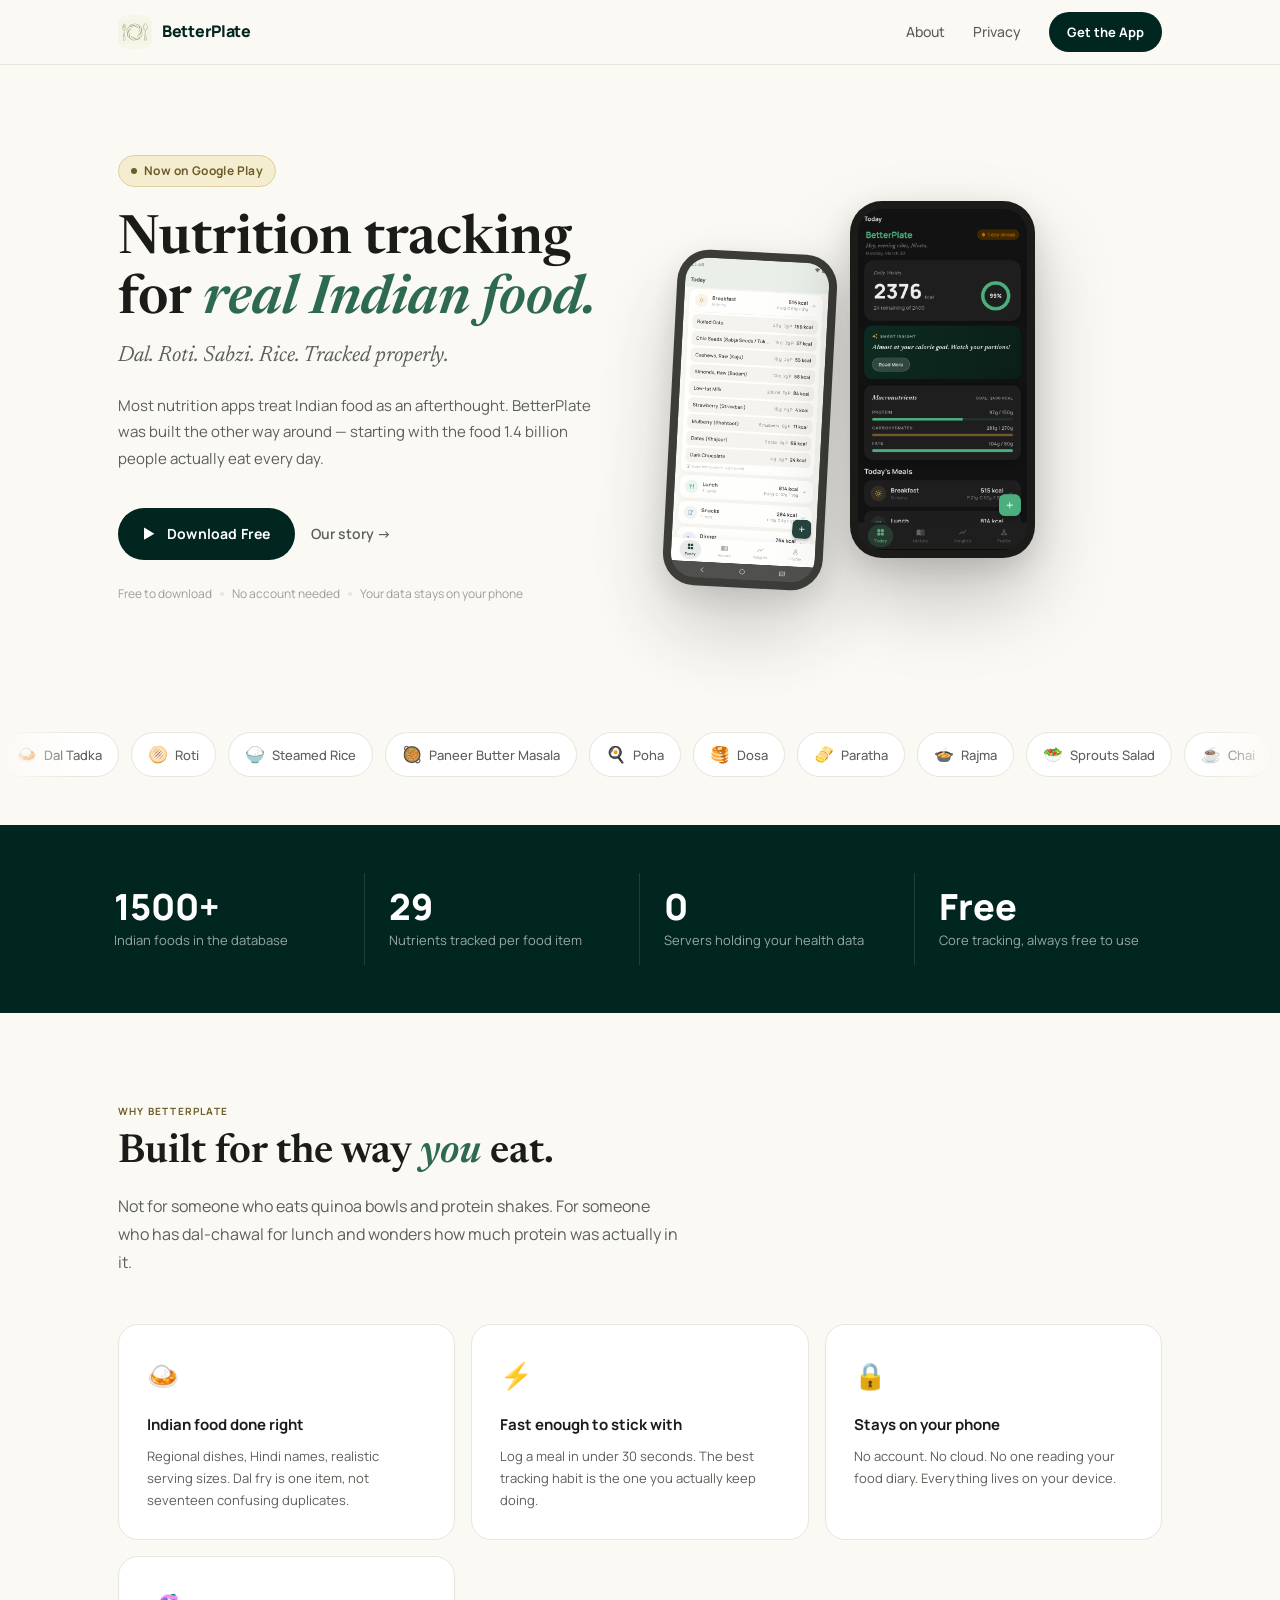
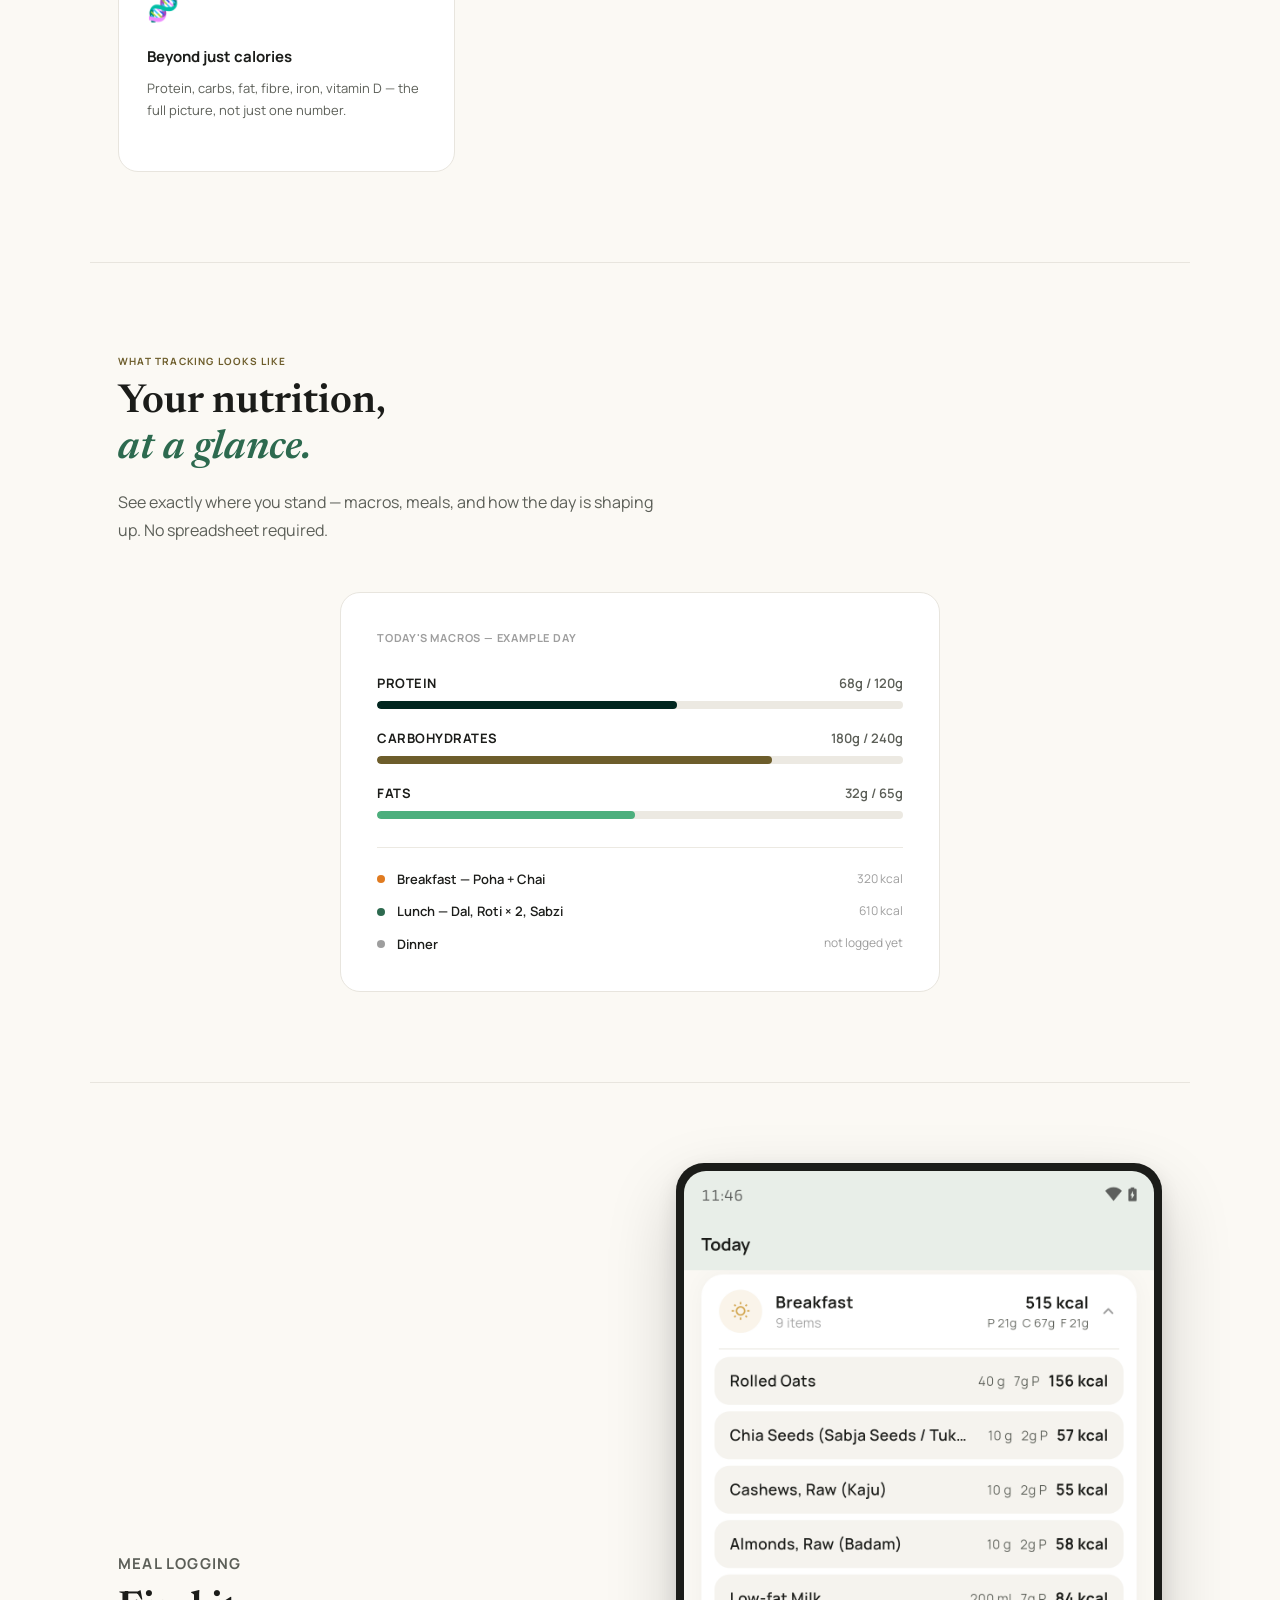
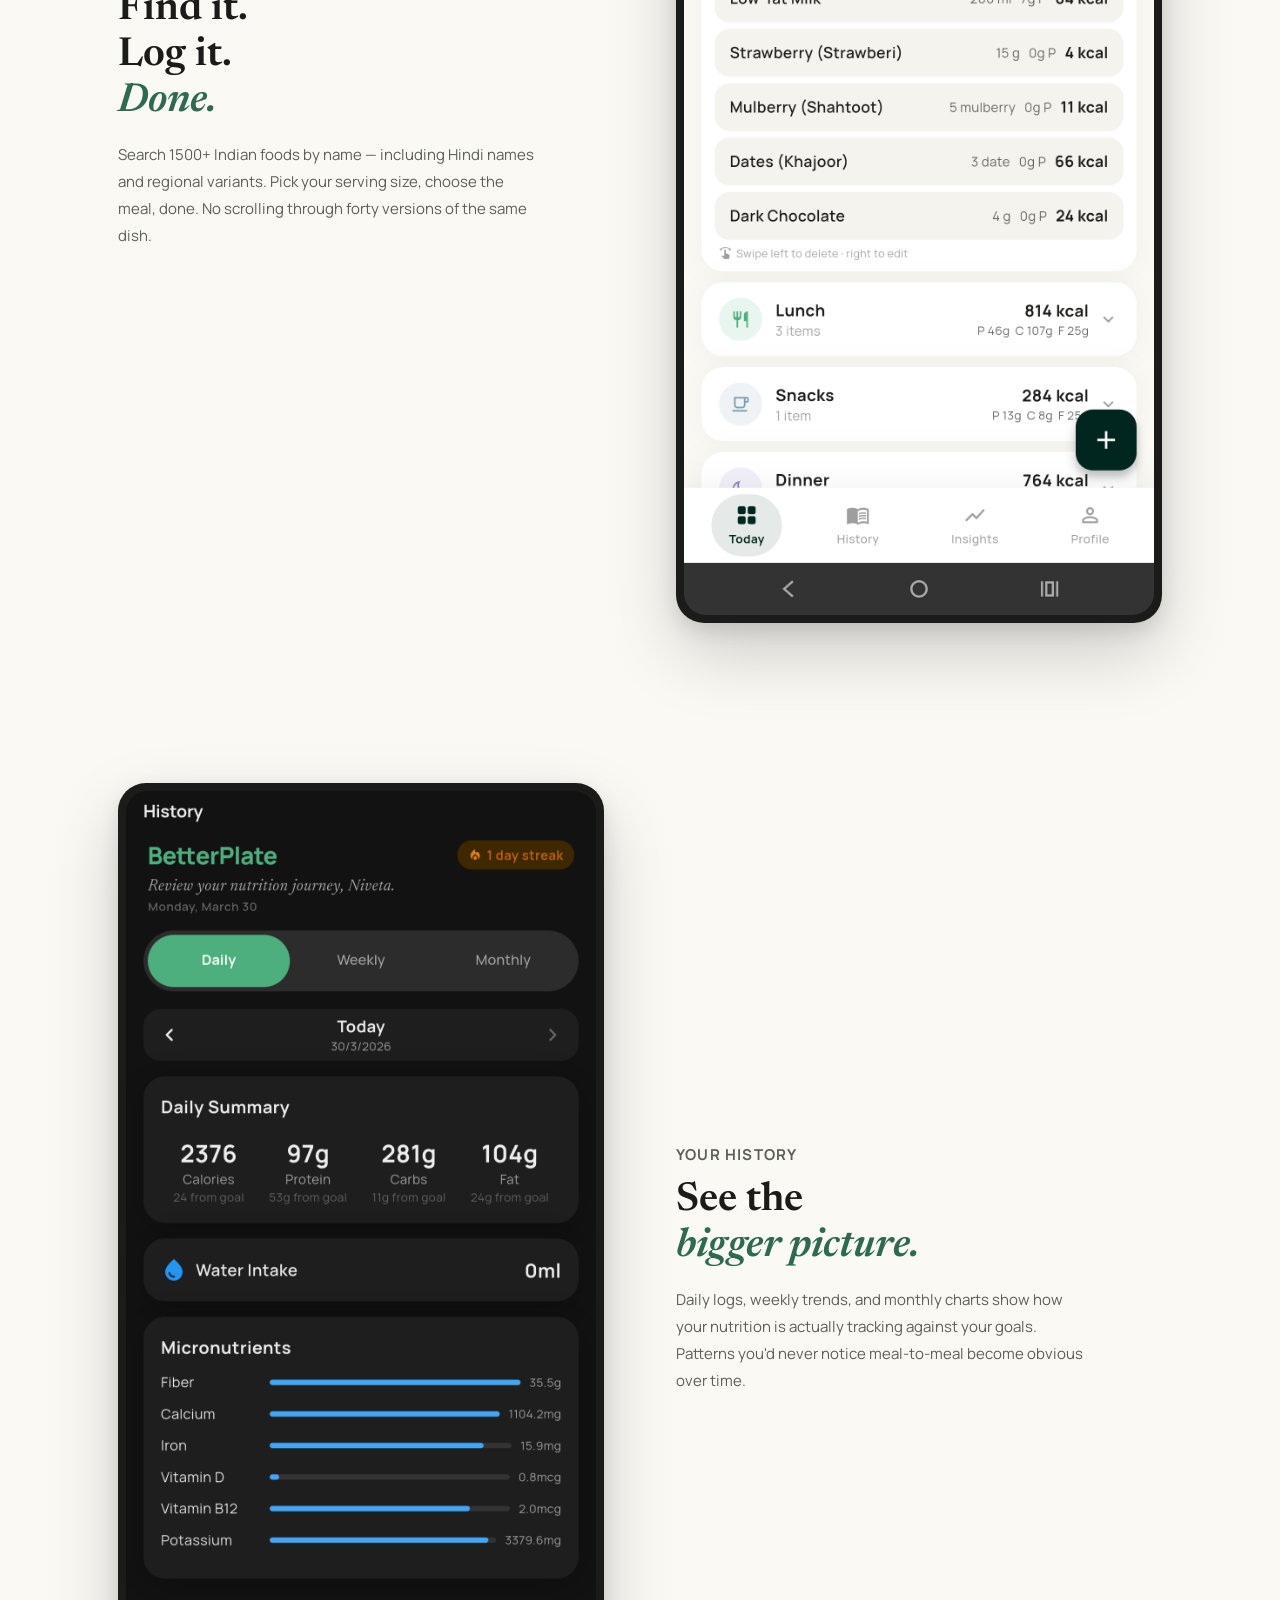
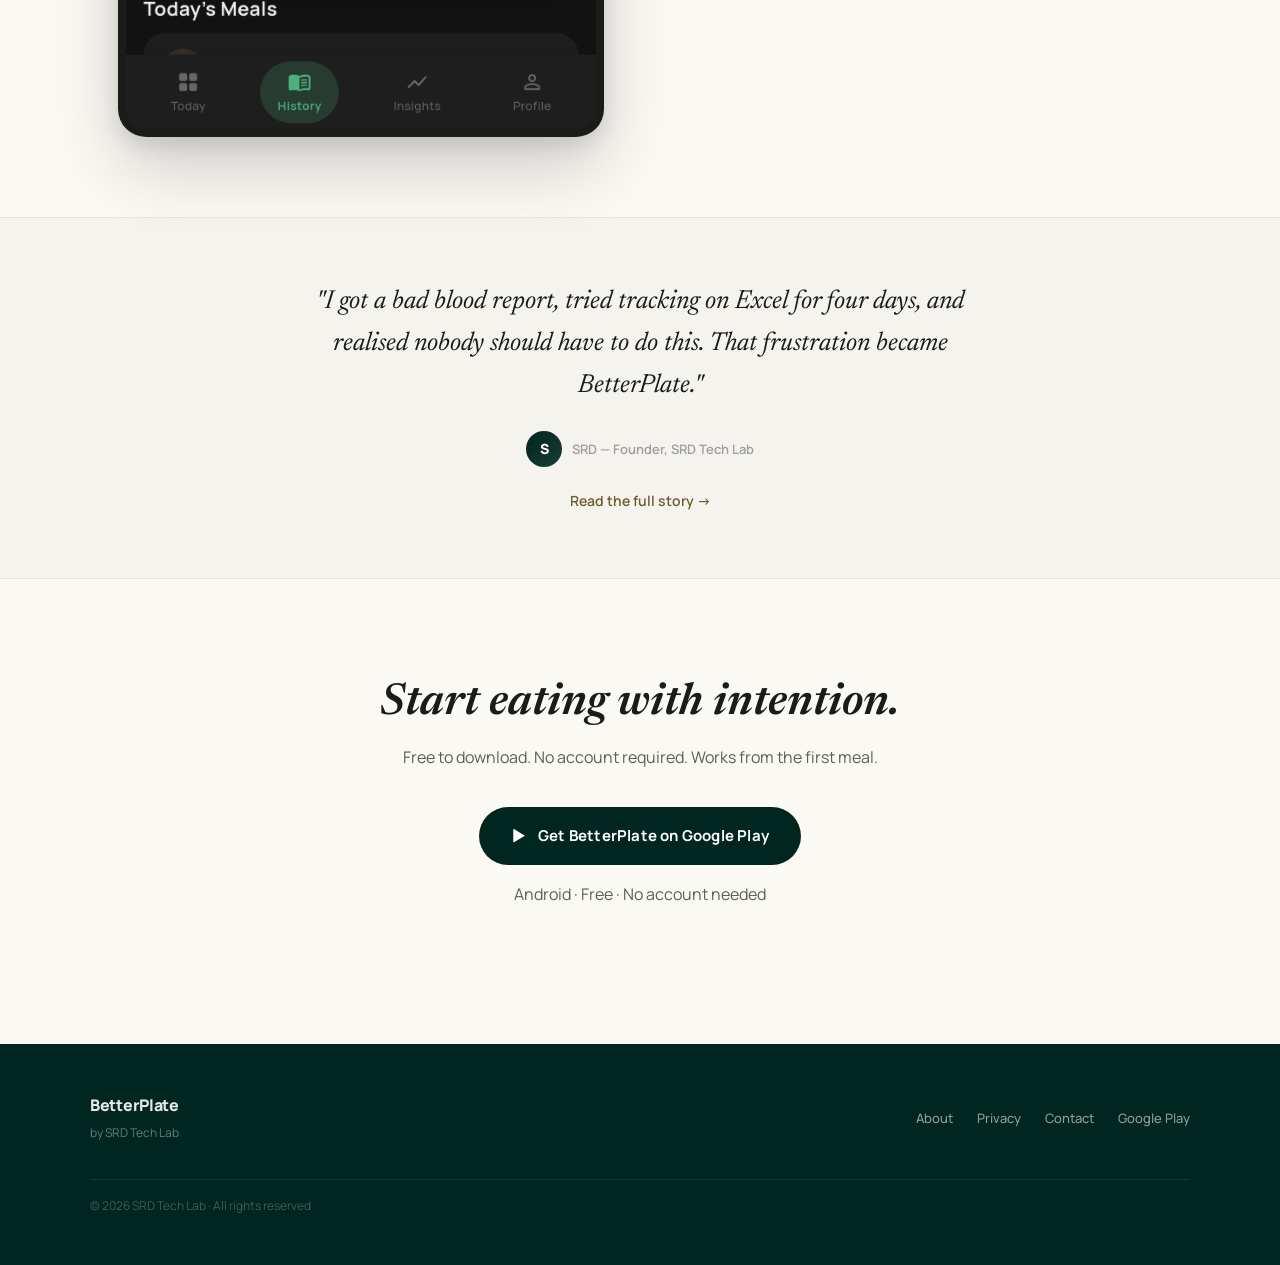
<file: index.html>
<!DOCTYPE html>
<html lang="en">
<head>
  <meta charset="UTF-8">
  <meta name="viewport" content="width=device-width, initial-scale=1.0">
  <title>BetterPlate – Nutrition Tracking for Real Indian Food</title>
  <meta name="description" content="BetterPlate is a nutrition tracker built for real Indian meals. Dal, roti, sabzi, rice — 1500+ Indian foods tracked properly. Free on Google Play.">
  <meta name="keywords" content="Indian nutrition tracker, calorie counter India, dal roti nutrition, Indian food tracker app, BetterPlate">
  <meta name="author" content="SRD Tech Lab">
  <meta name="robots" content="index, follow">
  <link rel="canonical" href="https://betterplate.net/">

  <!-- Open Graph -->
  <meta property="og:title" content="BetterPlate – Nutrition Tracking for Real Indian Food">
  <meta property="og:description" content="Dal, roti, sabzi, rice — tracked properly. 1500+ Indian foods. Free on Google Play.">
  <meta property="og:image" content="https://betterplate.net/icon.png">
  <meta property="og:url" content="https://betterplate.net/">
  <meta property="og:type" content="website">

  <!-- Twitter -->
  <meta name="twitter:card" content="summary_large_image">
  <meta name="twitter:title" content="BetterPlate – Nutrition Tracking for Real Indian Food">
  <meta name="twitter:description" content="Dal, roti, sabzi, rice — tracked properly. Free on Google Play.">
  <meta name="twitter:image" content="https://betterplate.net/icon.png">

  <link rel="icon" type="image/png" href="icon.png">

  <link rel="preconnect" href="https://fonts.googleapis.com">
  <link rel="preconnect" href="https://fonts.gstatic.com" crossorigin>
  <link href="https://fonts.googleapis.com/css2?family=Newsreader:ital,opsz,wght@0,6..72,400;0,6..72,600;1,6..72,400;1,6..72,600&family=Manrope:wght@400;500;600;700;800&display=swap" rel="stylesheet">

  <!-- Google tag -->
  <script async src="https://www.googletagmanager.com/gtag/js?id=G-MM6MNYY0TF"></script>
  <script>
    window.dataLayer = window.dataLayer || [];
    function gtag(){dataLayer.push(arguments);}
    gtag('js', new Date());
    gtag('config', 'G-MM6MNYY0TF');
  </script>

  <style>
    /* ─── Tokens ──────────────────────────────────────────────── */
    :root {
      --surface:       #fbf9f4;
      --surface-low:   #f5f3ee;
      --surface-dim:   #ece9e2;
      --primary:       #01261f;
      --primary-mid:   #1a3c34;
      --primary-light: #2d6a4f;
      --secondary:     #6d5d2b;
      --secondary-bg:  #f5edd0;
      --on-surface:    #1b1c19;
      --on-mid:        #5c5f58;
      --on-light:      #9e9e9e;
      --divider:       #e8e5de;
      --card:          #ffffff;
      --radius:        20px;
      --radius-sm:     12px;
    }

    *, *::before, *::after { box-sizing: border-box; margin: 0; padding: 0; }
    html { scroll-behavior: smooth; }

    body {
      font-family: 'Manrope', sans-serif;
      background: var(--surface);
      color: var(--on-surface);
      line-height: 1.7;
      -webkit-font-smoothing: antialiased;
      overflow-x: hidden;
    }

    /* ─── Nav ─────────────────────────────────────────────────── */
    .nav-wrap {
      position: sticky;
      top: 0;
      z-index: 100;
      background: rgba(251, 249, 244, 0.88);
      backdrop-filter: blur(16px);
      -webkit-backdrop-filter: blur(16px);
      border-bottom: 1px solid var(--divider);
    }

    nav {
      max-width: 1100px;
      margin: 0 auto;
      padding: 0 28px;
      height: 64px;
      display: flex;
      align-items: center;
      justify-content: space-between;
    }

    .nav-logo {
      display: flex;
      align-items: center;
      gap: 10px;
      text-decoration: none;
    }

    .nav-logo img {
      width: 34px;
      height: 34px;
      border-radius: 9px;
      object-fit: cover;
    }

    .nav-logo-name {
      font-family: 'Manrope', sans-serif;
      font-weight: 800;
      font-size: 16px;
      color: var(--primary);
      letter-spacing: -0.3px;
    }

    .nav-links {
      display: flex;
      align-items: center;
      gap: 28px;
    }

    .nav-links a {
      font-size: 14px;
      font-weight: 500;
      color: var(--on-mid);
      text-decoration: none;
      transition: color 0.15s;
    }

    .nav-links a:hover { color: var(--primary); }

    .nav-cta {
      background: var(--primary) !important;
      color: #fff !important;
      padding: 9px 18px !important;
      border-radius: 100px !important;
      font-weight: 700 !important;
      font-size: 13px !important;
      transition: background 0.2s, transform 0.15s !important;
    }

    .nav-cta:hover {
      background: var(--primary-mid) !important;
      transform: translateY(-1px) !important;
    }

    @media (max-width: 600px) {
      .nav-links { gap: 16px; }
      .nav-cta { display: none; }
    }

    /* ─── Hero ────────────────────────────────────────────────── */
    .hero {
      max-width: 1100px;
      margin: 0 auto;
      padding: 90px 28px 80px;
      display: grid;
      grid-template-columns: 1fr 1fr;
      gap: 60px;
      align-items: center;
    }

    @media (max-width: 800px) {
      .hero {
        grid-template-columns: 1fr;
        padding: 60px 24px 50px;
        text-align: center;
      }
      .hero-phones { justify-content: center; }
    }

    .hero-text { max-width: 480px; }

    .hero-eyebrow {
      display: inline-flex;
      align-items: center;
      gap: 7px;
      background: var(--secondary-bg);
      border: 1px solid #e0d0a0;
      border-radius: 100px;
      padding: 5px 12px;
      font-size: 12px;
      font-weight: 700;
      color: var(--secondary);
      letter-spacing: 0.4px;
      margin-bottom: 24px;
    }

    .hero-eyebrow-dot {
      width: 6px;
      height: 6px;
      background: var(--secondary);
      border-radius: 100px;
      animation: pulse 2s infinite;
    }

    @keyframes pulse {
      0%, 100% { opacity: 1; transform: scale(1); }
      50%       { opacity: 0.5; transform: scale(0.8); }
    }

    .hero h1 {
      font-family: 'Newsreader', Georgia, serif;
      font-size: clamp(36px, 5vw, 54px);
      font-weight: 600;
      line-height: 1.1;
      color: var(--on-surface);
      margin-bottom: 10px;
    }

    .hero h1 em {
      font-style: italic;
      color: var(--primary-light);
    }

    .hero-sub {
      font-family: 'Newsreader', Georgia, serif;
      font-size: clamp(18px, 2.2vw, 22px);
      font-style: italic;
      color: var(--on-mid);
      margin-bottom: 20px;
      line-height: 1.5;
    }

    .hero-body {
      font-size: 15px;
      color: var(--on-mid);
      margin-bottom: 36px;
      line-height: 1.75;
    }

    .hero-actions {
      display: flex;
      align-items: center;
      gap: 16px;
      flex-wrap: wrap;
    }

    .btn-primary {
      display: inline-flex;
      align-items: center;
      gap: 9px;
      background: var(--primary);
      color: #fff;
      font-family: 'Manrope', sans-serif;
      font-size: 14px;
      font-weight: 700;
      text-decoration: none;
      padding: 14px 24px;
      border-radius: 100px;
      transition: background 0.2s, transform 0.15s, box-shadow 0.2s;
      letter-spacing: 0.2px;
    }

    .btn-primary:hover {
      background: var(--primary-mid);
      transform: translateY(-2px);
      box-shadow: 0 12px 30px rgba(1, 38, 31, 0.25);
    }

    .btn-primary svg {
      width: 16px; height: 16px; fill: currentColor; flex-shrink: 0;
    }

    .btn-ghost {
      font-size: 14px;
      font-weight: 600;
      color: var(--on-mid);
      text-decoration: none;
      display: flex;
      align-items: center;
      gap: 5px;
      transition: color 0.15s;
    }

    .btn-ghost:hover { color: var(--primary); }

    .hero-trust {
      margin-top: 24px;
      display: flex;
      align-items: center;
      gap: 8px;
      font-size: 12px;
      color: var(--on-light);
    }

    .hero-trust-dot {
      width: 4px; height: 4px;
      background: var(--divider);
      border-radius: 100px;
    }

    /* ─── Phone mockups ───────────────────────────────────────── */
    .hero-phones {
      display: flex;
      gap: 20px;
      align-items: flex-end;
      position: relative;
    }

    .phone-wrap {
      border-radius: 32px;
      background: var(--on-surface);
      padding: 8px;
      box-shadow:
        0 40px 80px rgba(0,0,0,0.22),
        0 10px 30px rgba(0,0,0,0.12);
      transition: transform 0.4s ease;
    }

    .phone-wrap:hover { transform: translateY(-8px); }

    .phone-wrap.phone-main {
      width: 185px;
      transform: translateY(0);
      z-index: 2;
    }

    .phone-wrap.phone-back {
      width: 160px;
      transform: translateY(30px) rotate(3deg);
      opacity: 0.85;
      z-index: 1;
    }

    .phone-wrap.phone-back:hover {
      transform: translateY(20px) rotate(3deg);
    }

    .phone-wrap img {
      width: 100%;
      border-radius: 24px;
      display: block;
    }

    /* ─── Section base ────────────────────────────────────────── */
    .section {
      max-width: 1100px;
      margin: 0 auto;
      padding: 90px 28px;
    }

    .section + .section {
      padding-top: 0;
    }

    .section-divider {
      max-width: 1100px;
      margin: 0 auto;
      border: none;
      border-top: 1px solid var(--divider);
    }

    .eyebrow {
      font-size: 10px;
      font-weight: 700;
      letter-spacing: 1.2px;
      text-transform: uppercase;
      color: var(--secondary);
      margin-bottom: 10px;
    }

    .section-h2 {
      font-family: 'Newsreader', Georgia, serif;
      font-size: clamp(28px, 4vw, 40px);
      font-weight: 600;
      color: var(--on-surface);
      line-height: 1.15;
      margin-bottom: 16px;
    }

    .section-h2 em { font-style: italic; color: var(--primary-light); }

    .section-lead {
      font-size: 16px;
      color: var(--on-mid);
      max-width: 560px;
      line-height: 1.75;
      margin-bottom: 48px;
    }

    /* ─── Why BetterPlate — feature cards ────────────────────── */
    .features-grid {
      display: grid;
      grid-template-columns: repeat(3, 1fr);
      gap: 16px;
    }

    @media (max-width: 700px) {
      .features-grid { grid-template-columns: 1fr; }
    }

    .feat-card {
      background: var(--card);
      border: 1px solid var(--divider);
      border-radius: var(--radius);
      padding: 28px;
      transition: border-color 0.2s, box-shadow 0.2s, transform 0.2s;
    }

    .feat-card:hover {
      border-color: #c4ddd5;
      box-shadow: 0 8px 32px rgba(1,38,31,0.08);
      transform: translateY(-3px);
    }

    .feat-icon {
      font-size: 26px;
      margin-bottom: 14px;
      display: block;
    }

    .feat-card h3 {
      font-size: 15px;
      font-weight: 700;
      color: var(--on-surface);
      margin-bottom: 8px;
    }

    .feat-card p {
      font-size: 13px;
      color: var(--on-mid);
      line-height: 1.7;
    }

    /* ─── Food ticker ─────────────────────────────────────────── */
    .food-ticker-wrap {
      overflow: hidden;
      margin: 48px 0;
      position: relative;
    }

    .food-ticker-wrap::before,
    .food-ticker-wrap::after {
      content: '';
      position: absolute;
      top: 0; bottom: 0;
      width: 80px;
      z-index: 2;
      pointer-events: none;
    }

    .food-ticker-wrap::before {
      left: 0;
      background: linear-gradient(to right, var(--surface), transparent);
    }

    .food-ticker-wrap::after {
      right: 0;
      background: linear-gradient(to left, var(--surface), transparent);
    }

    .food-ticker {
      display: flex;
      gap: 12px;
      animation: ticker 30s linear infinite;
      width: max-content;
    }

    .food-ticker:hover { animation-play-state: paused; }

    @keyframes ticker {
      from { transform: translateX(0); }
      to   { transform: translateX(-50%); }
    }

    .food-pill {
      display: inline-flex;
      align-items: center;
      gap: 7px;
      background: var(--card);
      border: 1px solid var(--divider);
      border-radius: 100px;
      padding: 8px 16px;
      white-space: nowrap;
      font-size: 13px;
      font-weight: 500;
      color: var(--on-mid);
      flex-shrink: 0;
    }

    .food-pill span { font-size: 16px; }

    /* ─── Split sections ──────────────────────────────────────── */
    .split {
      display: grid;
      grid-template-columns: 1fr 1fr;
      gap: 72px;
      align-items: center;
      padding: 80px 28px;
      max-width: 1100px;
      margin: 0 auto;
    }

    .split.reverse { direction: rtl; }
    .split.reverse > * { direction: ltr; }

    @media (max-width: 760px) {
      .split, .split.reverse {
        grid-template-columns: 1fr;
        direction: ltr;
        padding: 50px 24px;
        gap: 36px;
      }
    }

    .split-text p {
      font-size: 15px;
      color: var(--on-mid);
      line-height: 1.8;
      margin-top: 14px;
      max-width: 420px;
    }

    .split-img {
      border-radius: 28px;
      background: var(--on-surface);
      padding: 8px;
      box-shadow:
        0 30px 70px rgba(0,0,0,0.18),
        0 8px 20px rgba(0,0,0,0.1);
    }

    .split-img img {
      width: 100%;
      border-radius: 22px;
      display: block;
    }

    /* ─── Stats bar ───────────────────────────────────────────── */
    .stats-bar {
      background: var(--primary);
      padding: 48px 28px;
    }

    .stats-inner {
      max-width: 1100px;
      margin: 0 auto;
      display: grid;
      grid-template-columns: repeat(4, 1fr);
      gap: 0;
    }

    @media (max-width: 600px) {
      .stats-inner { grid-template-columns: 1fr 1fr; }
    }

    .stat-item {
      padding: 16px 24px;
      border-right: 1px solid rgba(255,255,255,0.12);
    }

    .stat-item:last-child { border-right: none; }

    .stat-num {
      font-family: 'Manrope', sans-serif;
      font-size: 36px;
      font-weight: 800;
      color: #fff;
      line-height: 1;
      margin-bottom: 6px;
    }

    .stat-desc {
      font-size: 13px;
      color: rgba(255,255,255,0.6);
      line-height: 1.4;
    }

    /* ─── Nutrition visual ────────────────────────────────────── */
    .nutrition-visual {
      background: var(--card);
      border: 1px solid var(--divider);
      border-radius: var(--radius);
      padding: 36px;
      max-width: 600px;
      margin: 0 auto;
    }

    .nv-label {
      font-size: 11px;
      font-weight: 700;
      letter-spacing: 0.8px;
      text-transform: uppercase;
      color: var(--on-light);
      margin-bottom: 24px;
    }

    .nv-macro {
      margin-bottom: 18px;
    }

    .nv-macro-head {
      display: flex;
      justify-content: space-between;
      align-items: baseline;
      margin-bottom: 7px;
    }

    .nv-macro-name {
      font-size: 13px;
      font-weight: 700;
      color: var(--on-surface);
      text-transform: uppercase;
      letter-spacing: 0.5px;
    }

    .nv-macro-val {
      font-size: 13px;
      font-weight: 600;
      color: var(--on-mid);
    }

    .nv-bar-track {
      height: 8px;
      background: var(--surface-dim);
      border-radius: 100px;
      overflow: hidden;
    }

    .nv-bar-fill {
      height: 100%;
      border-radius: 100px;
      transform-origin: left;
      animation: barGrow 1.4s cubic-bezier(0.16, 1, 0.3, 1) both;
    }

    .nv-bar-fill:nth-child(1) { animation-delay: 0.2s; }

    @keyframes barGrow {
      from { transform: scaleX(0); }
      to   { transform: scaleX(1); }
    }

    .nv-meals {
      margin-top: 28px;
      border-top: 1px solid var(--surface-dim);
      padding-top: 20px;
      display: flex;
      flex-direction: column;
      gap: 10px;
    }

    .nv-meal-row {
      display: flex;
      align-items: center;
      gap: 12px;
    }

    .nv-meal-dot {
      width: 8px; height: 8px;
      border-radius: 100px;
      flex-shrink: 0;
    }

    .nv-meal-name {
      font-size: 13px;
      font-weight: 600;
      color: var(--on-surface);
      flex: 1;
    }

    .nv-meal-cal {
      font-size: 12px;
      color: var(--on-light);
    }

    /* ─── Founder strip ───────────────────────────────────────── */
    .founder-strip {
      background: var(--surface-low);
      border-top: 1px solid var(--divider);
      border-bottom: 1px solid var(--divider);
      padding: 64px 28px;
    }

    .founder-strip-inner {
      max-width: 680px;
      margin: 0 auto;
      text-align: center;
    }

    .founder-strip blockquote {
      font-family: 'Newsreader', Georgia, serif;
      font-size: clamp(19px, 2.8vw, 26px);
      font-style: italic;
      color: var(--on-surface);
      line-height: 1.6;
      margin-bottom: 24px;
    }

    .founder-strip cite {
      font-style: normal;
      font-size: 13px;
      font-weight: 600;
      color: var(--on-light);
      display: flex;
      align-items: center;
      justify-content: center;
      gap: 10px;
    }

    .founder-avatar {
      width: 36px; height: 36px;
      background: linear-gradient(135deg, var(--primary), var(--primary-mid));
      border-radius: 100px;
      display: inline-flex;
      align-items: center;
      justify-content: center;
      font-weight: 800;
      font-size: 14px;
      color: #fff;
    }

    /* ─── CTA ─────────────────────────────────────────────────── */
    .cta-section {
      padding: 100px 28px;
      text-align: center;
    }

    .cta-inner {
      max-width: 600px;
      margin: 0 auto;
    }

    .cta-section h2 {
      font-family: 'Newsreader', Georgia, serif;
      font-size: clamp(30px, 4.5vw, 44px);
      font-weight: 600;
      font-style: italic;
      color: var(--on-surface);
      line-height: 1.15;
      margin-bottom: 14px;
    }

    .cta-section p {
      font-size: 16px;
      color: var(--on-mid);
      margin-bottom: 36px;
    }

    .cta-note {
      margin-top: 16px;
      font-size: 12px;
      color: var(--on-light);
    }

    /* ─── Footer ──────────────────────────────────────────────── */
    footer {
      background: var(--primary);
      padding: 48px 28px;
    }

    .footer-inner {
      max-width: 1100px;
      margin: 0 auto;
      display: flex;
      flex-wrap: wrap;
      justify-content: space-between;
      align-items: center;
      gap: 20px;
    }

    .footer-brand {
      font-family: 'Manrope', sans-serif;
      font-weight: 800;
      font-size: 16px;
      color: rgba(255,255,255,0.9);
      letter-spacing: -0.3px;
    }

    .footer-tagline {
      font-size: 12px;
      color: rgba(255,255,255,0.4);
      margin-top: 4px;
    }

    .footer-links {
      display: flex;
      gap: 24px;
      flex-wrap: wrap;
    }

    .footer-links a {
      font-size: 13px;
      font-weight: 500;
      color: rgba(255,255,255,0.55);
      text-decoration: none;
      transition: color 0.15s;
    }

    .footer-links a:hover { color: rgba(255,255,255,0.9); }

    .footer-copy {
      width: 100%;
      font-size: 12px;
      color: rgba(255,255,255,0.25);
      margin-top: 16px;
      padding-top: 16px;
      border-top: 1px solid rgba(255,255,255,0.08);
    }

    /* ─── Scroll fade-in ──────────────────────────────────────── */
    .fade-up {
      opacity: 0;
      transform: translateY(28px);
      transition: opacity 0.7s ease, transform 0.7s ease;
    }

    .fade-up.visible {
      opacity: 1;
      transform: translateY(0);
    }

    /* stagger children */
    .stagger > * {
      opacity: 0;
      transform: translateY(20px);
      transition: opacity 0.55s ease, transform 0.55s ease;
    }

    .stagger.visible > *:nth-child(1) { opacity:1; transform:none; transition-delay:0s; }
    .stagger.visible > *:nth-child(2) { opacity:1; transform:none; transition-delay:0.1s; }
    .stagger.visible > *:nth-child(3) { opacity:1; transform:none; transition-delay:0.2s; }
    .stagger.visible > *:nth-child(4) { opacity:1; transform:none; transition-delay:0.3s; }
  </style>
</head>
<body>

  <!-- ── Nav ──────────────────────────────────────────────────── -->
  <div class="nav-wrap">
    <nav>
      <a href="/" class="nav-logo">
        <img src="icon.png" alt="BetterPlate">
        <span class="nav-logo-name">BetterPlate</span>
      </a>
      <div class="nav-links">
        <a href="/about/">About</a>
        <a href="/privacy/">Privacy</a>
        <a href="https://play.google.com/store/apps/details?id=com.srdtechlab.betterplate"
           target="_blank" rel="noopener" class="nav-cta">
          Get the App
        </a>
      </div>
    </nav>
  </div>

  <!-- ── Hero ─────────────────────────────────────────────────── -->
  <section>
    <div class="hero">
      <div class="hero-text">
        <div class="hero-eyebrow">
          <span class="hero-eyebrow-dot"></span>
          Now on Google Play
        </div>
        <h1>Nutrition tracking<br>for <em>real Indian food.</em></h1>
        <p class="hero-sub">Dal. Roti. Sabzi. Rice. Tracked properly.</p>
        <p class="hero-body">
          Most nutrition apps treat Indian food as an afterthought.
          BetterPlate was built the other way around — starting with
          the food 1.4 billion people actually eat every day.
        </p>
        <div class="hero-actions">
          <a href="https://play.google.com/store/apps/details?id=com.srdtechlab.betterplate"
             target="_blank" rel="noopener" class="btn-primary">
            <svg viewBox="0 0 24 24"><path d="M3 20.5v-17c0-.83 1-.92 1.5-.5l14 8.5-14 8.5c-.5.42-1.5.33-1.5-.5z"/></svg>
            Download Free
          </a>
          <a href="/about/" class="btn-ghost">
            Our story →
          </a>
        </div>
        <div class="hero-trust">
          <span>Free to download</span>
          <span class="hero-trust-dot"></span>
          <span>No account needed</span>
          <span class="hero-trust-dot"></span>
          <span>Your data stays on your phone</span>
        </div>
      </div>

      <div class="hero-phones">
        <div class="phone-wrap phone-back">
          <img src="app-addmeal.png" alt="Add meal screen">
        </div>
        <div class="phone-wrap phone-main">
          <img src="app-home.png" alt="Home screen">
        </div>
      </div>
    </div>
  </section>

  <!-- ── Food ticker ───────────────────────────────────────────── -->
  <div class="food-ticker-wrap">
    <div class="food-ticker">
      <!-- First set -->
      <div class="food-pill"><span>🍛</span> Dal Tadka</div>
      <div class="food-pill"><span>🫓</span> Roti</div>
      <div class="food-pill"><span>🍚</span> Steamed Rice</div>
      <div class="food-pill"><span>🥘</span> Paneer Butter Masala</div>
      <div class="food-pill"><span>🍳</span> Poha</div>
      <div class="food-pill"><span>🥞</span> Dosa</div>
      <div class="food-pill"><span>🫔</span> Paratha</div>
      <div class="food-pill"><span>🍲</span> Rajma</div>
      <div class="food-pill"><span>🥗</span> Sprouts Salad</div>
      <div class="food-pill"><span>☕</span> Chai</div>
      <div class="food-pill"><span>🍱</span> Idli Sambar</div>
      <div class="food-pill"><span>🧆</span> Chole Bhature</div>
      <div class="food-pill"><span>🍜</span> Biryani</div>
      <div class="food-pill"><span>🥣</span> Upma</div>
      <div class="food-pill"><span>🫙</span> Curd Rice</div>
      <div class="food-pill"><span>🥬</span> Palak Paneer</div>
      <div class="food-pill"><span>🍢</span> Kadhi</div>
      <div class="food-pill"><span>🫘</span> Moong Dal</div>
      <!-- Duplicate for seamless loop -->
      <div class="food-pill"><span>🍛</span> Dal Tadka</div>
      <div class="food-pill"><span>🫓</span> Roti</div>
      <div class="food-pill"><span>🍚</span> Steamed Rice</div>
      <div class="food-pill"><span>🥘</span> Paneer Butter Masala</div>
      <div class="food-pill"><span>🍳</span> Poha</div>
      <div class="food-pill"><span>🥞</span> Dosa</div>
      <div class="food-pill"><span>🫔</span> Paratha</div>
      <div class="food-pill"><span>🍲</span> Rajma</div>
      <div class="food-pill"><span>🥗</span> Sprouts Salad</div>
      <div class="food-pill"><span>☕</span> Chai</div>
      <div class="food-pill"><span>🍱</span> Idli Sambar</div>
      <div class="food-pill"><span>🧆</span> Chole Bhature</div>
      <div class="food-pill"><span>🍜</span> Biryani</div>
      <div class="food-pill"><span>🥣</span> Upma</div>
      <div class="food-pill"><span>🫙</span> Curd Rice</div>
      <div class="food-pill"><span>🥬</span> Palak Paneer</div>
      <div class="food-pill"><span>🍢</span> Kadhi</div>
      <div class="food-pill"><span>🫘</span> Moong Dal</div>
    </div>
  </div>

  <!-- ── Stats bar ─────────────────────────────────────────────── -->
  <div class="stats-bar">
    <div class="stats-inner stagger">
      <div class="stat-item">
        <p class="stat-num">1500+</p>
        <p class="stat-desc">Indian foods in the database</p>
      </div>
      <div class="stat-item">
        <p class="stat-num">29</p>
        <p class="stat-desc">Nutrients tracked per food item</p>
      </div>
      <div class="stat-item">
        <p class="stat-num">0</p>
        <p class="stat-desc">Servers holding your health data</p>
      </div>
      <div class="stat-item">
        <p class="stat-num">Free</p>
        <p class="stat-desc">Core tracking, always free to use</p>
      </div>
    </div>
  </div>

  <!-- ── Why BetterPlate ───────────────────────────────────────── -->
  <section class="section fade-up">
    <p class="eyebrow">Why BetterPlate</p>
    <h2 class="section-h2">Built for the way <em>you</em> eat.</h2>
    <p class="section-lead">
      Not for someone who eats quinoa bowls and protein shakes. For someone
      who has dal-chawal for lunch and wonders how much protein was actually in it.
    </p>
    <div class="features-grid stagger">
      <div class="feat-card">
        <span class="feat-icon">🍛</span>
        <h3>Indian food done right</h3>
        <p>Regional dishes, Hindi names, realistic serving sizes. Dal fry is one item, not seventeen confusing duplicates.</p>
      </div>
      <div class="feat-card">
        <span class="feat-icon">⚡</span>
        <h3>Fast enough to stick with</h3>
        <p>Log a meal in under 30 seconds. The best tracking habit is the one you actually keep doing.</p>
      </div>
      <div class="feat-card">
        <span class="feat-icon">🔒</span>
        <h3>Stays on your phone</h3>
        <p>No account. No cloud. No one reading your food diary. Everything lives on your device.</p>
      </div>
      <div class="feat-card">
        <span class="feat-icon">🧬</span>
        <h3>Beyond just calories</h3>
        <p>Protein, carbs, fat, fibre, iron, vitamin D — the full picture, not just one number.</p>
      </div>
      <div class="feat-card">
        <span class="feat-icon">🚫</span>
        <h3>No paywall nagging</h3>
        <p>The free version is genuinely useful. Premium is clearly marked, not hiding behind every second tap.</p>
      </div>
      <div class="feat-card">
        <span class="feat-icon">📊</span>
        <h3>Progress you can see</h3>
        <p>Weekly trends, streaks, and insights that actually mean something for your eating patterns.</p>
      </div>
    </div>
  </section>

  <hr class="section-divider">

  <!-- ── Nutrition visual ──────────────────────────────────────── -->
  <section class="section fade-up">
    <p class="eyebrow">What tracking looks like</p>
    <h2 class="section-h2">Your nutrition,<br><em>at a glance.</em></h2>
    <p class="section-lead">
      See exactly where you stand — macros, meals, and how the day is shaping up.
      No spreadsheet required.
    </p>
    <div class="nutrition-visual">
      <p class="nv-label">Today's macros — example day</p>

      <div class="nv-macro">
        <div class="nv-macro-head">
          <span class="nv-macro-name">Protein</span>
          <span class="nv-macro-val">68g / 120g</span>
        </div>
        <div class="nv-bar-track">
          <div class="nv-bar-fill" style="width:57%; background: var(--primary);"></div>
        </div>
      </div>

      <div class="nv-macro">
        <div class="nv-macro-head">
          <span class="nv-macro-name">Carbohydrates</span>
          <span class="nv-macro-val">180g / 240g</span>
        </div>
        <div class="nv-bar-track">
          <div class="nv-bar-fill" style="width:75%; background: var(--secondary);"></div>
        </div>
      </div>

      <div class="nv-macro">
        <div class="nv-macro-head">
          <span class="nv-macro-name">Fats</span>
          <span class="nv-macro-val">32g / 65g</span>
        </div>
        <div class="nv-bar-track">
          <div class="nv-bar-fill" style="width:49%; background: #4caf7d;"></div>
        </div>
      </div>

      <div class="nv-meals">
        <div class="nv-meal-row">
          <div class="nv-meal-dot" style="background:#e07b20;"></div>
          <span class="nv-meal-name">Breakfast — Poha + Chai</span>
          <span class="nv-meal-cal">320 kcal</span>
        </div>
        <div class="nv-meal-row">
          <div class="nv-meal-dot" style="background:var(--primary-light);"></div>
          <span class="nv-meal-name">Lunch — Dal, Roti × 2, Sabzi</span>
          <span class="nv-meal-cal">610 kcal</span>
        </div>
        <div class="nv-meal-row">
          <div class="nv-meal-dot" style="background:var(--on-light);"></div>
          <span class="nv-meal-name">Dinner</span>
          <span class="nv-meal-cal">not logged yet</span>
        </div>
      </div>
    </div>
  </section>

  <hr class="section-divider">

  <!-- ── Split — Add meal ──────────────────────────────────────── -->
  <div class="split fade-up">
    <div class="split-text">
      <p class="eyebrow">Meal logging</p>
      <h2 class="section-h2">Find it.<br>Log it.<br><em>Done.</em></h2>
      <p>
        Search 1500+ Indian foods by name — including Hindi names and
        regional variants. Pick your serving size, choose the meal, done.
        No scrolling through forty versions of the same dish.
      </p>
    </div>
    <div class="split-img">
      <img src="app-addmeal.png" alt="Add meal screen in BetterPlate">
    </div>
  </div>

  <!-- ── Split — History ───────────────────────────────────────── -->
  <div class="split reverse fade-up">
    <div class="split-text">
      <p class="eyebrow">Your history</p>
      <h2 class="section-h2">See the<br><em>bigger picture.</em></h2>
      <p>
        Daily logs, weekly trends, and monthly charts show how
        your nutrition is actually tracking against your goals.
        Patterns you'd never notice meal-to-meal become obvious over time.
      </p>
    </div>
    <div class="split-img">
      <img src="app-history.png" alt="History screen in BetterPlate">
    </div>
  </div>

  <!-- ── Founder strip ─────────────────────────────────────────── -->
  <div class="founder-strip">
    <div class="founder-strip-inner fade-up">
      <blockquote>
        "I got a bad blood report, tried tracking on Excel for four days,
        and realised nobody should have to do this. That frustration
        became BetterPlate."
      </blockquote>
      <cite>
        <span class="founder-avatar">S</span>
        SRD — Founder, SRD Tech Lab
      </cite>
      <p style="margin-top:20px;">
        <a href="/about/" style="font-size:14px; font-weight:600; color:var(--secondary); text-decoration:none;">
          Read the full story →
        </a>
      </p>
    </div>
  </div>

  <!-- ── CTA ───────────────────────────────────────────────────── -->
  <section class="cta-section">
    <div class="cta-inner fade-up">
      <h2>Start eating with intention.</h2>
      <p>Free to download. No account required. Works from the first meal.</p>
      <a href="https://play.google.com/store/apps/details?id=com.srdtechlab.betterplate"
         target="_blank" rel="noopener" class="btn-primary" style="font-size:15px; padding:16px 32px;">
        <svg viewBox="0 0 24 24" style="width:18px;height:18px;fill:currentColor;flex-shrink:0;">
          <path d="M3 20.5v-17c0-.83 1-.92 1.5-.5l14 8.5-14 8.5c-.5.42-1.5.33-1.5-.5z"/>
        </svg>
        Get BetterPlate on Google Play
      </a>
      <p class="cta-note">Android · Free · No account needed</p>
    </div>
  </section>

  <!-- ── Footer ────────────────────────────────────────────────── -->
  <footer>
    <div class="footer-inner">
      <div>
        <p class="footer-brand">BetterPlate</p>
        <p class="footer-tagline">by SRD Tech Lab</p>
      </div>
      <div class="footer-links">
        <a href="/about/">About</a>
        <a href="/privacy/">Privacy</a>
        <a href="mailto:srdtechlab@gmail.com">Contact</a>
        <a href="https://play.google.com/store/apps/details?id=com.srdtechlab.betterplate"
           target="_blank" rel="noopener">Google Play</a>
      </div>
      <p class="footer-copy">© 2026 SRD Tech Lab · All rights reserved</p>
    </div>
  </footer>

  <script>
    const observer = new IntersectionObserver((entries) => {
      entries.forEach(entry => {
        if (entry.isIntersecting) {
          entry.target.classList.add('visible');
          observer.unobserve(entry.target);
        }
      });
    }, { threshold: 0.12 });

    document.querySelectorAll('.fade-up, .stagger').forEach(el => {
      observer.observe(el);
    });
  </script>

</body>
</html>
</file>
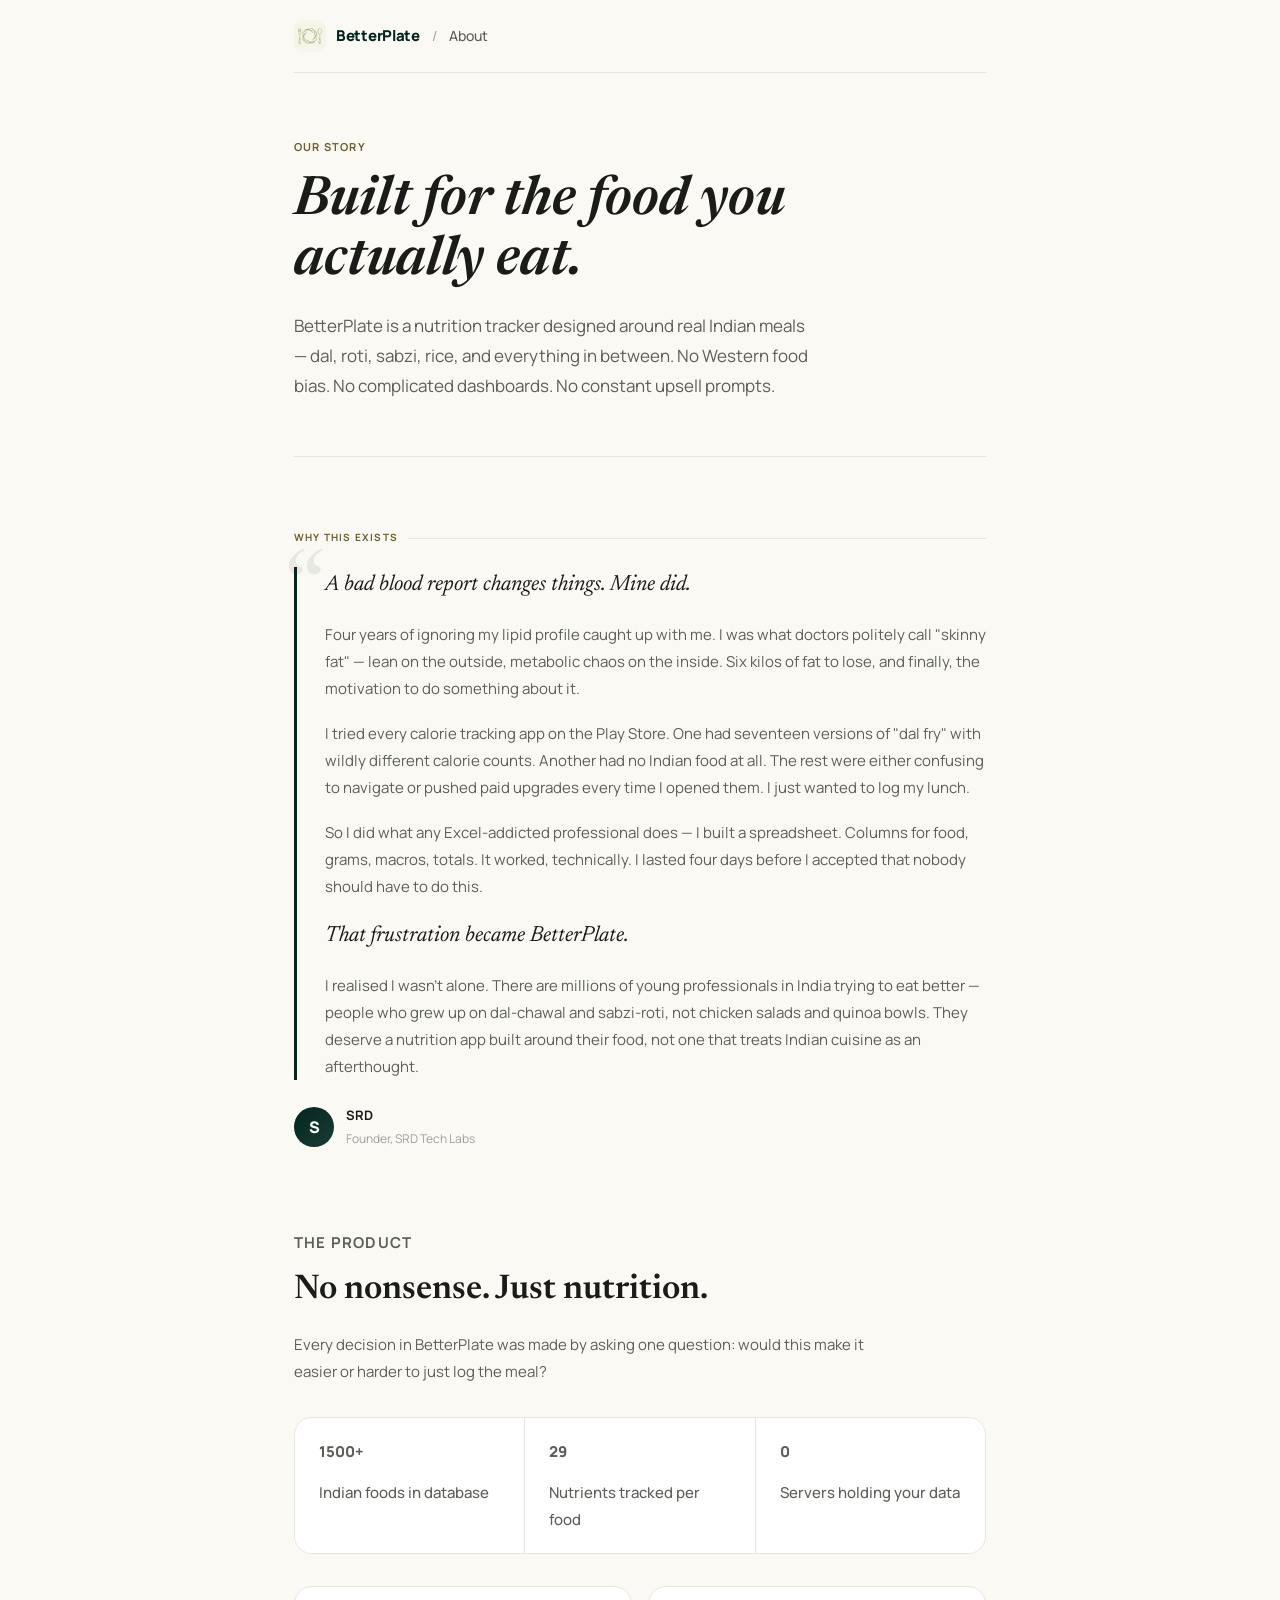
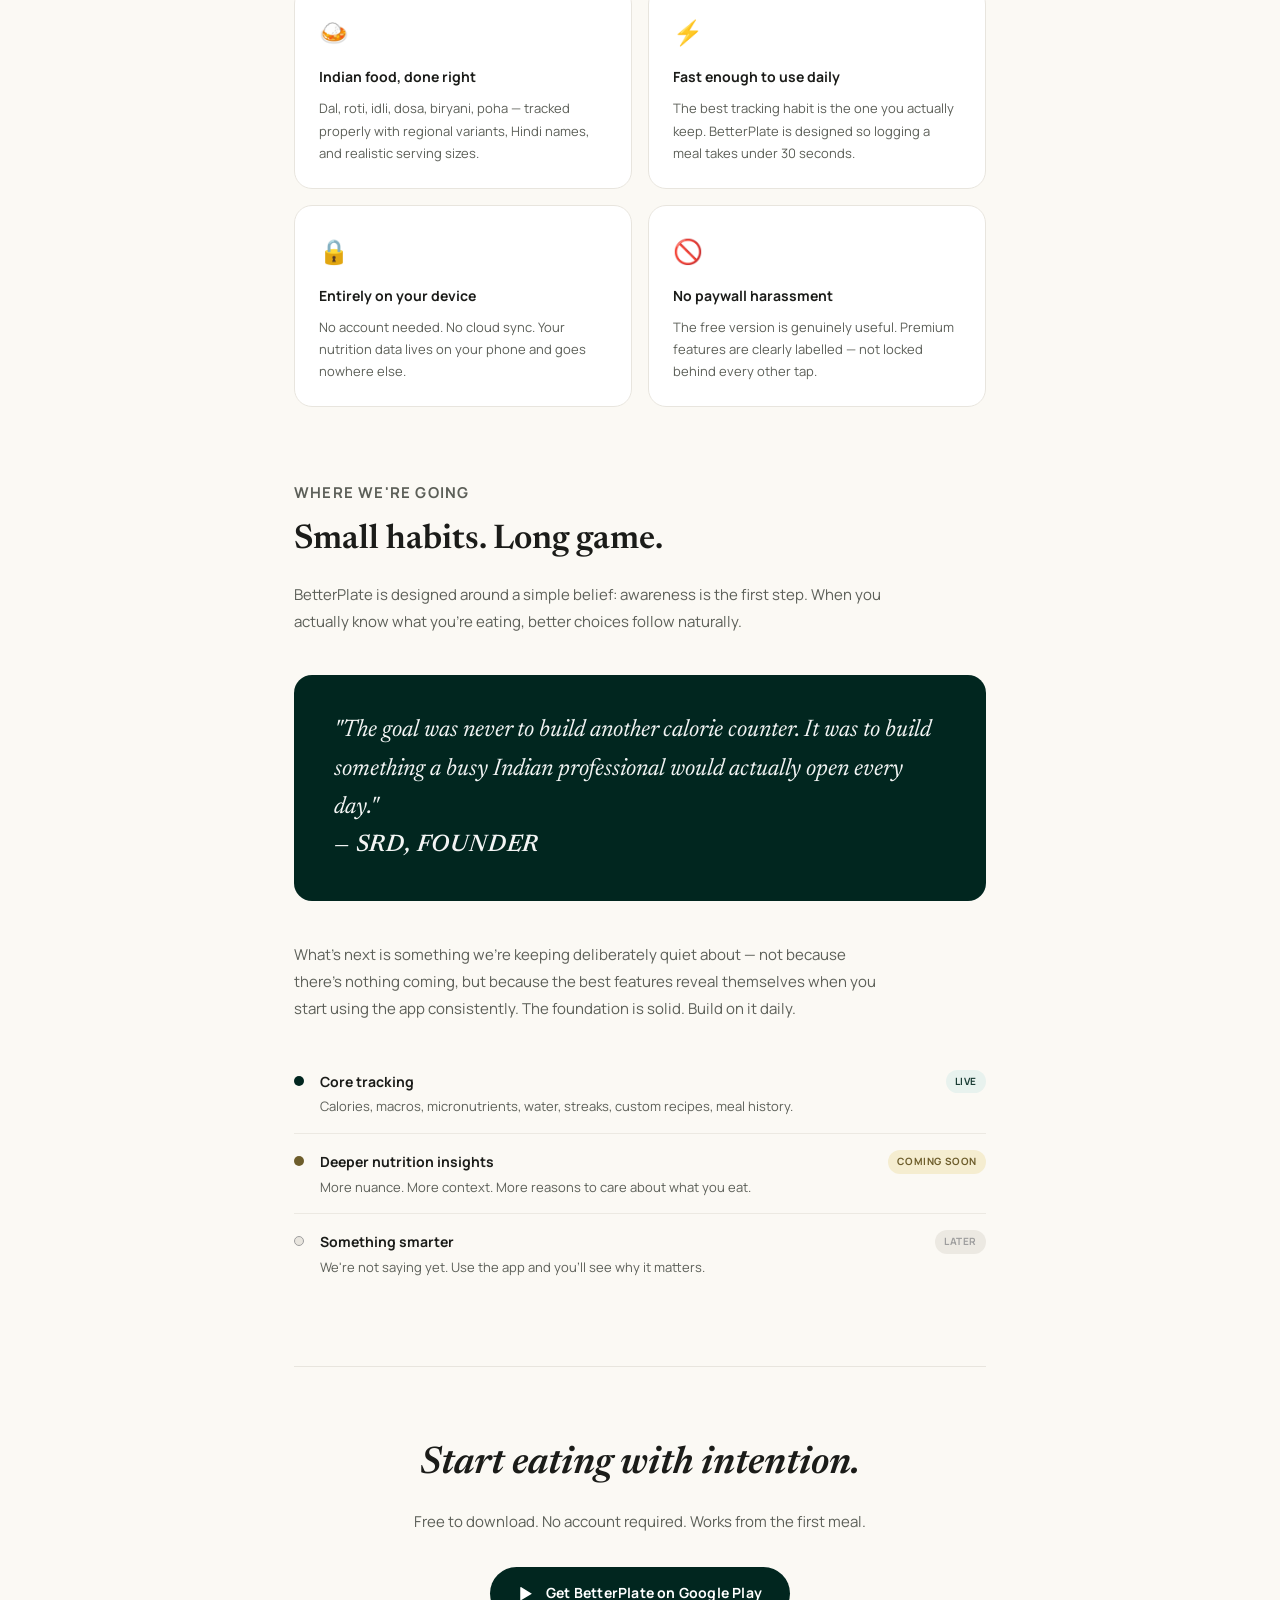
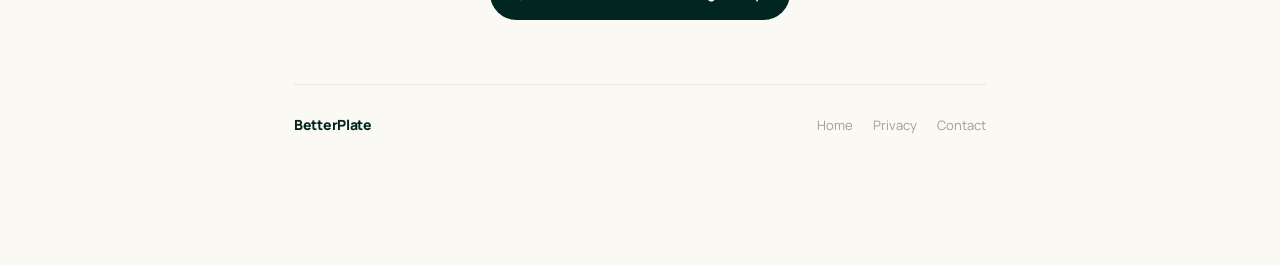
<file: about/index.html>
<!DOCTYPE html>
<html lang="en">
<head>
  <meta charset="UTF-8">
  <meta name="viewport" content="width=device-width, initial-scale=1.0">
  <title>About BetterPlate – Indian Nutrition Tracker App</title>
  <meta name="description" content="BetterPlate was built by someone who got a bad blood report and couldn't find a nutrition app for real Indian food. 1500+ Indian foods, no nonsense, no paywalls.">
  <meta name="robots" content="index, follow">
  <link rel="canonical" href="https://betterplate.net/about/">

  <!-- Open Graph -->
  <meta property="og:title" content="About BetterPlate – Indian Nutrition Tracker">
  <meta property="og:description" content="Built by someone who tracked calories on Excel for 4 days before deciding enough was enough. BetterPlate is nutrition tracking for real Indian food.">
  <meta property="og:url" content="https://betterplate.net/about/">
  <meta property="og:type" content="website">
  <meta property="og:image" content="https://betterplate.net/icon.png">

  <link rel="preconnect" href="https://fonts.googleapis.com">
  <link rel="preconnect" href="https://fonts.gstatic.com" crossorigin>
  <link href="https://fonts.googleapis.com/css2?family=Newsreader:ital,opsz,wght@0,6..72,400;0,6..72,600;1,6..72,400;1,6..72,600&family=Manrope:wght@400;500;600;700;800&display=swap" rel="stylesheet">

  <!-- Google tag (gtag.js) -->
  <script async src="https://www.googletagmanager.com/gtag/js?id=G-MM6MNYY0TF"></script>
  <script>
    window.dataLayer = window.dataLayer || [];
    function gtag(){dataLayer.push(arguments);}
    gtag('js', new Date());
    gtag('config', 'G-MM6MNYY0TF');
  </script>

  <style>
    /* ── Tokens ──────────────────────────────────────────────── */
    :root {
      --surface:        #fbf9f4;
      --surface-low:    #f5f3ee;
      --surface-dim:    #ece9e2;
      --primary:        #01261f;
      --primary-mid:    #1a3c34;
      --secondary:      #6d5d2b;
      --secondary-bg:   #f5edd0;
      --on-surface:     #1b1c19;
      --on-mid:         #5c5f58;
      --on-light:       #9e9e9e;
      --divider:        #e8e5de;
      --card:           #ffffff;
      --error:          #ba1a1a;
      --radius:         18px;
      --radius-sm:      10px;
    }

    *, *::before, *::after { box-sizing: border-box; margin: 0; padding: 0; }
    html { scroll-behavior: smooth; }

    body {
      font-family: 'Manrope', sans-serif;
      background: var(--surface);
      color: var(--on-surface);
      line-height: 1.75;
      -webkit-font-smoothing: antialiased;
    }

    /* ── Layout ──────────────────────────────────────────────── */
    .page {
      max-width: 740px;
      margin: 0 auto;
      padding: 0 24px 100px;
    }

    /* ── Nav strip ───────────────────────────────────────────── */
    .nav {
      padding: 20px 0;
      display: flex;
      align-items: center;
      gap: 10px;
      border-bottom: 1px solid var(--divider);
      margin-bottom: 0;
    }

    .nav-icon {
      width: 32px;
      height: 32px;
      border-radius: 9px;
      overflow: hidden;
      flex-shrink: 0;
    }

    .nav-icon img {
      width: 32px;
      height: 32px;
      object-fit: cover;
      display: block;
    }

    .nav-name {
      font-family: 'Manrope', sans-serif;
      font-weight: 800;
      font-size: 15px;
      color: var(--primary);
      letter-spacing: -0.3px;
      text-decoration: none;
    }

    .nav-sep {
      color: var(--on-light);
      font-size: 14px;
      margin: 0 2px;
    }

    .nav-current {
      font-size: 14px;
      font-weight: 500;
      color: var(--on-mid);
    }

    /* ── Hero ────────────────────────────────────────────────── */
    .hero {
      padding: 64px 0 56px;
      border-bottom: 1px solid var(--divider);
      margin-bottom: 72px;
    }

    .hero-eyebrow {
      font-size: 11px;
      font-weight: 700;
      letter-spacing: 1.2px;
      text-transform: uppercase;
      color: var(--secondary);
      margin-bottom: 16px;
    }

    .hero h1 {
      font-family: 'Newsreader', Georgia, serif;
      font-size: clamp(36px, 6vw, 54px);
      font-weight: 600;
      font-style: italic;
      color: var(--on-surface);
      line-height: 1.1;
      margin-bottom: 20px;
      max-width: 580px;
    }

    .hero-lead {
      font-size: 17px;
      color: var(--on-mid);
      max-width: 520px;
      line-height: 1.75;
    }

    /* ── Founder section ─────────────────────────────────────── */
    .founder {
      margin-bottom: 80px;
      position: relative;
    }

    .founder-label {
      font-size: 10px;
      font-weight: 700;
      letter-spacing: 1.2px;
      text-transform: uppercase;
      color: var(--secondary);
      margin-bottom: 20px;
      display: flex;
      align-items: center;
      gap: 10px;
    }

    .founder-label::after {
      content: '';
      flex: 1;
      height: 1px;
      background: var(--divider);
    }

    /* Large decorative quote mark */
    .founder-quote-wrap {
      position: relative;
      padding-left: 28px;
      border-left: 3px solid var(--primary);
    }

    .founder-quote-wrap::before {
      content: '\201C';
      font-family: 'Newsreader', Georgia, serif;
      font-size: 100px;
      line-height: 0.8;
      color: var(--primary);
      opacity: 0.08;
      position: absolute;
      top: -10px;
      left: -12px;
      pointer-events: none;
    }

    .founder-graf {
      font-family: 'Newsreader', Georgia, serif;
      font-size: clamp(18px, 2.5vw, 22px);
      font-style: italic;
      color: var(--on-surface);
      line-height: 1.65;
      margin-bottom: 18px;
    }

    .founder-graf.normal {
      font-family: 'Manrope', sans-serif;
      font-style: normal;
      font-size: 15px;
      color: var(--on-mid);
      line-height: 1.8;
    }

    .founder-attribution {
      margin-top: 24px;
      display: flex;
      align-items: center;
      gap: 12px;
    }

    .founder-avatar {
      width: 40px;
      height: 40px;
      background: linear-gradient(135deg, var(--primary), var(--primary-mid));
      border-radius: 100px;
      display: flex;
      align-items: center;
      justify-content: center;
      font-family: 'Manrope', sans-serif;
      font-weight: 800;
      font-size: 16px;
      color: #fff;
      flex-shrink: 0;
    }

    .founder-name {
      font-size: 13px;
      font-weight: 700;
      color: var(--on-surface);
    }

    .founder-title {
      font-size: 12px;
      color: var(--on-light);
      margin-top: 1px;
    }

    /* ── Section headings ────────────────────────────────────── */
    .section {
      margin-bottom: 72px;
    }

    .section-eyebrow {
      font-size: 10px;
      font-weight: 700;
      letter-spacing: 1.2px;
      text-transform: uppercase;
      color: var(--secondary);
      margin-bottom: 8px;
    }

    .section h2 {
      font-family: 'Newsreader', Georgia, serif;
      font-size: clamp(26px, 4vw, 34px);
      font-weight: 600;
      color: var(--on-surface);
      line-height: 1.2;
      margin-bottom: 20px;
    }

    .section p {
      font-size: 15px;
      color: var(--on-mid);
      line-height: 1.8;
      margin-bottom: 14px;
      max-width: 600px;
    }

    .section p:last-child { margin-bottom: 0; }

    /* ── Feature grid ────────────────────────────────────────── */
    .features {
      display: grid;
      grid-template-columns: 1fr 1fr;
      gap: 16px;
      margin-top: 32px;
    }

    @media (max-width: 520px) {
      .features { grid-template-columns: 1fr; }
    }

    .feature-card {
      background: var(--card);
      border: 1px solid var(--divider);
      border-radius: var(--radius);
      padding: 24px;
      transition: border-color 0.2s, box-shadow 0.2s;
    }

    .feature-card:hover {
      border-color: #c4ddd5;
      box-shadow: 0 4px 24px rgba(1, 38, 31, 0.07);
    }

    .feature-icon {
      font-size: 24px;
      margin-bottom: 12px;
      display: block;
    }

    .feature-card h3 {
      font-family: 'Manrope', sans-serif;
      font-size: 14px;
      font-weight: 700;
      color: var(--on-surface);
      margin-bottom: 8px;
    }

    .feature-card p {
      font-size: 13px;
      color: var(--on-mid);
      line-height: 1.7;
      margin: 0;
      max-width: none;
    }

    /* ── Stats strip ─────────────────────────────────────────── */
    .stats {
      display: flex;
      gap: 0;
      border: 1px solid var(--divider);
      border-radius: var(--radius);
      overflow: hidden;
      margin: 32px 0;
    }

    .stat {
      flex: 1;
      padding: 20px 24px;
      border-right: 1px solid var(--divider);
      background: var(--card);
    }

    .stat:last-child { border-right: none; }

    .stat-value {
      font-family: 'Manrope', sans-serif;
      font-size: 28px;
      font-weight: 800;
      color: var(--primary);
      line-height: 1;
      margin-bottom: 4px;
    }

    .stat-label {
      font-size: 12px;
      color: var(--on-light);
      font-weight: 500;
    }

    @media (max-width: 480px) {
      .stats { flex-direction: column; }
      .stat { border-right: none; border-bottom: 1px solid var(--divider); }
      .stat:last-child { border-bottom: none; }
    }

    /* ── Vision pull quote ───────────────────────────────────── */
    .pull-quote {
      background: var(--primary);
      border-radius: var(--radius);
      padding: 36px 40px;
      margin: 40px 0;
    }

    .pull-quote p {
      font-family: 'Newsreader', Georgia, serif;
      font-size: clamp(18px, 2.8vw, 24px);
      font-style: italic;
      color: rgba(255,255,255,0.95);
      line-height: 1.6;
      margin: 0;
      max-width: none;
    }

    .pull-quote-attr {
      font-family: 'Manrope', sans-serif;
      font-size: 12px;
      font-weight: 600;
      letter-spacing: 0.8px;
      text-transform: uppercase;
      color: rgba(255,255,255,0.45);
      margin-top: 16px;
    }

    /* ── Roadmap teaser ──────────────────────────────────────── */
    .roadmap {
      margin-top: 32px;
    }

    .roadmap-item {
      display: flex;
      gap: 16px;
      align-items: flex-start;
      padding: 16px 0;
      border-bottom: 1px solid var(--surface-dim);
    }

    .roadmap-item:last-child { border-bottom: none; }

    .roadmap-dot {
      width: 10px;
      height: 10px;
      border-radius: 100px;
      flex-shrink: 0;
      margin-top: 6px;
    }

    .roadmap-dot.live   { background: var(--primary); }
    .roadmap-dot.soon   { background: var(--secondary); }
    .roadmap-dot.future { background: var(--divider); border: 1.5px solid var(--on-light); }

    .roadmap-text h4 {
      font-size: 14px;
      font-weight: 700;
      color: var(--on-surface);
      margin-bottom: 2px;
    }

    .roadmap-text p {
      font-size: 13px;
      color: var(--on-mid);
      line-height: 1.6;
      margin: 0;
      max-width: none;
    }

    .roadmap-badge {
      margin-left: auto;
      font-size: 10px;
      font-weight: 700;
      letter-spacing: 0.6px;
      text-transform: uppercase;
      padding: 3px 9px;
      border-radius: 100px;
      flex-shrink: 0;
    }

    .roadmap-badge.live   { background: #e8f2ee; color: var(--primary-mid); }
    .roadmap-badge.soon   { background: var(--secondary-bg); color: var(--secondary); }
    .roadmap-badge.future { background: var(--surface-dim); color: var(--on-light); }

    /* ── CTA ─────────────────────────────────────────────────── */
    .cta-section {
      text-align: center;
      padding: 64px 0 0;
      border-top: 1px solid var(--divider);
      margin-top: 72px;
    }

    .cta-section h2 {
      font-family: 'Newsreader', Georgia, serif;
      font-size: clamp(28px, 4vw, 38px);
      font-weight: 600;
      font-style: italic;
      color: var(--on-surface);
      margin-bottom: 12px;
    }

    .cta-section p {
      font-size: 15px;
      color: var(--on-mid);
      margin-bottom: 32px;
    }

    .cta-btn {
      display: inline-flex;
      align-items: center;
      gap: 10px;
      background: var(--primary);
      color: #fff;
      font-family: 'Manrope', sans-serif;
      font-size: 14px;
      font-weight: 700;
      text-decoration: none;
      padding: 14px 28px;
      border-radius: 100px;
      transition: background 0.2s, transform 0.15s;
      letter-spacing: 0.2px;
    }

    .cta-btn:hover {
      background: var(--primary-mid);
      transform: translateY(-1px);
    }

    .cta-btn svg {
      width: 18px;
      height: 18px;
      fill: currentColor;
    }

    /* ── Footer ──────────────────────────────────────────────── */
    footer {
      margin-top: 64px;
      padding: 28px 0;
      border-top: 1px solid var(--divider);
      display: flex;
      flex-wrap: wrap;
      justify-content: space-between;
      align-items: center;
      gap: 12px;
    }

    .footer-brand {
      font-family: 'Manrope', sans-serif;
      font-weight: 800;
      font-size: 14px;
      color: var(--primary);
      letter-spacing: -0.3px;
    }

    .footer-links {
      display: flex;
      gap: 20px;
    }

    .footer-links a {
      font-size: 13px;
      color: var(--on-light);
      text-decoration: none;
      transition: color 0.15s;
    }

    .footer-links a:hover { color: var(--primary); }

    /* ── Fade-in animation ───────────────────────────────────── */
    @keyframes fadeUp {
      from { opacity: 0; transform: translateY(16px); }
      to   { opacity: 1; transform: translateY(0); }
    }

    .hero, .founder, .section, .cta-section {
      animation: fadeUp 0.6s ease both;
    }

    .founder { animation-delay: 0.1s; }
    .section  { animation-delay: 0.15s; }
  </style>
</head>
<body>
<div class="page">

  <!-- ── Nav ──────────────────────────────────────────────────── -->
  <nav class="nav">
    <div class="nav-icon">
      <img src="../icon.png" alt="BetterPlate">
    </div>
    <a href="/" class="nav-name">BetterPlate</a>
    <span class="nav-sep">/</span>
    <span class="nav-current">About</span>
  </nav>

  <!-- ── Hero ─────────────────────────────────────────────────── -->
  <header class="hero">
    <p class="hero-eyebrow">Our story</p>
    <h1>Built for the food you actually eat.</h1>
    <p class="hero-lead">
      BetterPlate is a nutrition tracker designed around real Indian meals —
      dal, roti, sabzi, rice, and everything in between. No Western food
      bias. No complicated dashboards. No constant upsell prompts.
    </p>
  </header>

  <!-- ── Founder story ─────────────────────────────────────────── -->
  <div class="founder">
    <p class="founder-label">Why this exists</p>
    <div class="founder-quote-wrap">
      <p class="founder-graf">
        A bad blood report changes things. Mine did.
      </p>
      <p class="founder-graf normal">
        Four years of ignoring my lipid profile caught up with me. I was
        what doctors politely call "skinny fat" — lean on the outside,
        metabolic chaos on the inside. Six kilos of fat to lose, and
        finally, the motivation to do something about it.
      </p>
      <p class="founder-graf normal">
        I tried every calorie tracking app on the Play Store. One had
        seventeen versions of "dal fry" with wildly different calorie
        counts. Another had no Indian food at all. The rest were either
        confusing to navigate or pushed paid upgrades every time I opened
        them. I just wanted to log my lunch.
      </p>
      <p class="founder-graf normal">
        So I did what any Excel-addicted professional does — I built a
        spreadsheet. Columns for food, grams, macros, totals. It worked,
        technically. I lasted four days before I accepted that nobody
        should have to do this.
      </p>
      <p class="founder-graf">
        That frustration became BetterPlate.
      </p>
      <p class="founder-graf normal">
        I realised I wasn't alone. There are millions of young
        professionals in India trying to eat better — people who grew up
        on dal-chawal and sabzi-roti, not chicken salads and quinoa bowls.
        They deserve a nutrition app built around their food, not one that
        treats Indian cuisine as an afterthought.
      </p>
    </div>
    <div class="founder-attribution">
      <div class="founder-avatar">S</div>
      <div>
        <p class="founder-name">SRD</p>
        <p class="founder-title">Founder, SRD Tech Labs</p>
      </div>
    </div>
  </div>

  <!-- ── What makes it different ───────────────────────────────── -->
  <div class="section">
    <p class="section-eyebrow">The product</p>
    <h2>No nonsense. Just nutrition.</h2>
    <p>
      Every decision in BetterPlate was made by asking one question:
      would this make it easier or harder to just log the meal?
    </p>

    <div class="stats">
      <div class="stat">
        <p class="stat-value">1500+</p>
        <p class="stat-label">Indian foods in database</p>
      </div>
      <div class="stat">
        <p class="stat-value">29</p>
        <p class="stat-label">Nutrients tracked per food</p>
      </div>
      <div class="stat">
        <p class="stat-value">0</p>
        <p class="stat-label">Servers holding your data</p>
      </div>
    </div>

    <div class="features">
      <div class="feature-card">
        <span class="feature-icon">🍛</span>
        <h3>Indian food, done right</h3>
        <p>Dal, roti, idli, dosa, biryani, poha — tracked properly with regional variants, Hindi names, and realistic serving sizes.</p>
      </div>
      <div class="feature-card">
        <span class="feature-icon">⚡</span>
        <h3>Fast enough to use daily</h3>
        <p>The best tracking habit is the one you actually keep. BetterPlate is designed so logging a meal takes under 30 seconds.</p>
      </div>
      <div class="feature-card">
        <span class="feature-icon">🔒</span>
        <h3>Entirely on your device</h3>
        <p>No account needed. No cloud sync. Your nutrition data lives on your phone and goes nowhere else.</p>
      </div>
      <div class="feature-card">
        <span class="feature-icon">🚫</span>
        <h3>No paywall harassment</h3>
        <p>The free version is genuinely useful. Premium features are clearly labelled — not locked behind every other tap.</p>
      </div>
    </div>
  </div>

  <!-- ── Vision ────────────────────────────────────────────────── -->
  <div class="section">
    <p class="section-eyebrow">Where we're going</p>
    <h2>Small habits. Long game.</h2>
    <p>
      BetterPlate is designed around a simple belief: awareness is the
      first step. When you actually know what you're eating, better
      choices follow naturally.
    </p>

    <div class="pull-quote">
      <p>"The goal was never to build another calorie counter. It was to build something a busy Indian professional would actually open every day."</p>
      <p class="pull-quote-attr">— SRD, Founder</p>
    </div>

    <p>
      What's next is something we're keeping deliberately quiet about —
      not because there's nothing coming, but because the best features
      reveal themselves when you start using the app consistently.
      The foundation is solid. Build on it daily.
    </p>

    <div class="roadmap">
      <div class="roadmap-item">
        <div class="roadmap-dot live"></div>
        <div class="roadmap-text">
          <h4>Core tracking</h4>
          <p>Calories, macros, micronutrients, water, streaks, custom recipes, meal history.</p>
        </div>
        <span class="roadmap-badge live">Live</span>
      </div>
      <div class="roadmap-item">
        <div class="roadmap-dot soon"></div>
        <div class="roadmap-text">
          <h4>Deeper nutrition insights</h4>
          <p>More nuance. More context. More reasons to care about what you eat.</p>
        </div>
        <span class="roadmap-badge soon">Coming soon</span>
      </div>
      <div class="roadmap-item">
        <div class="roadmap-dot future"></div>
        <div class="roadmap-text">
          <h4>Something smarter</h4>
          <p>We're not saying yet. Use the app and you'll see why it matters.</p>
        </div>
        <span class="roadmap-badge future">Later</span>
      </div>
    </div>
  </div>

  <!-- ── CTA ───────────────────────────────────────────────────── -->
  <div class="cta-section">
    <h2>Start eating with intention.</h2>
    <p>Free to download. No account required. Works from the first meal.</p>
    <a
      href="https://play.google.com/store/apps/details?id=com.srdtechlabs.betterplate"
      class="cta-btn"
      target="_blank"
      rel="noopener"
    >
      <!-- Google Play icon -->
      <svg viewBox="0 0 24 24" xmlns="http://www.w3.org/2000/svg">
        <path d="M3 20.5v-17c0-.83 1-.92 1.5-.5l14 8.5-14 8.5c-.5.42-1.5.33-1.5-.5z"/>
      </svg>
      Get BetterPlate on Google Play
    </a>
  </div>

  <!-- ── Footer ────────────────────────────────────────────────── -->
  <footer>
    <span class="footer-brand">BetterPlate</span>
    <div class="footer-links">
      <a href="/">Home</a>
      <a href="/privacy/">Privacy</a>
      <a href="mailto:srdtechlab@gmail.com">Contact</a>
    </div>
  </footer>

</div>
</body>
</html>
</file>
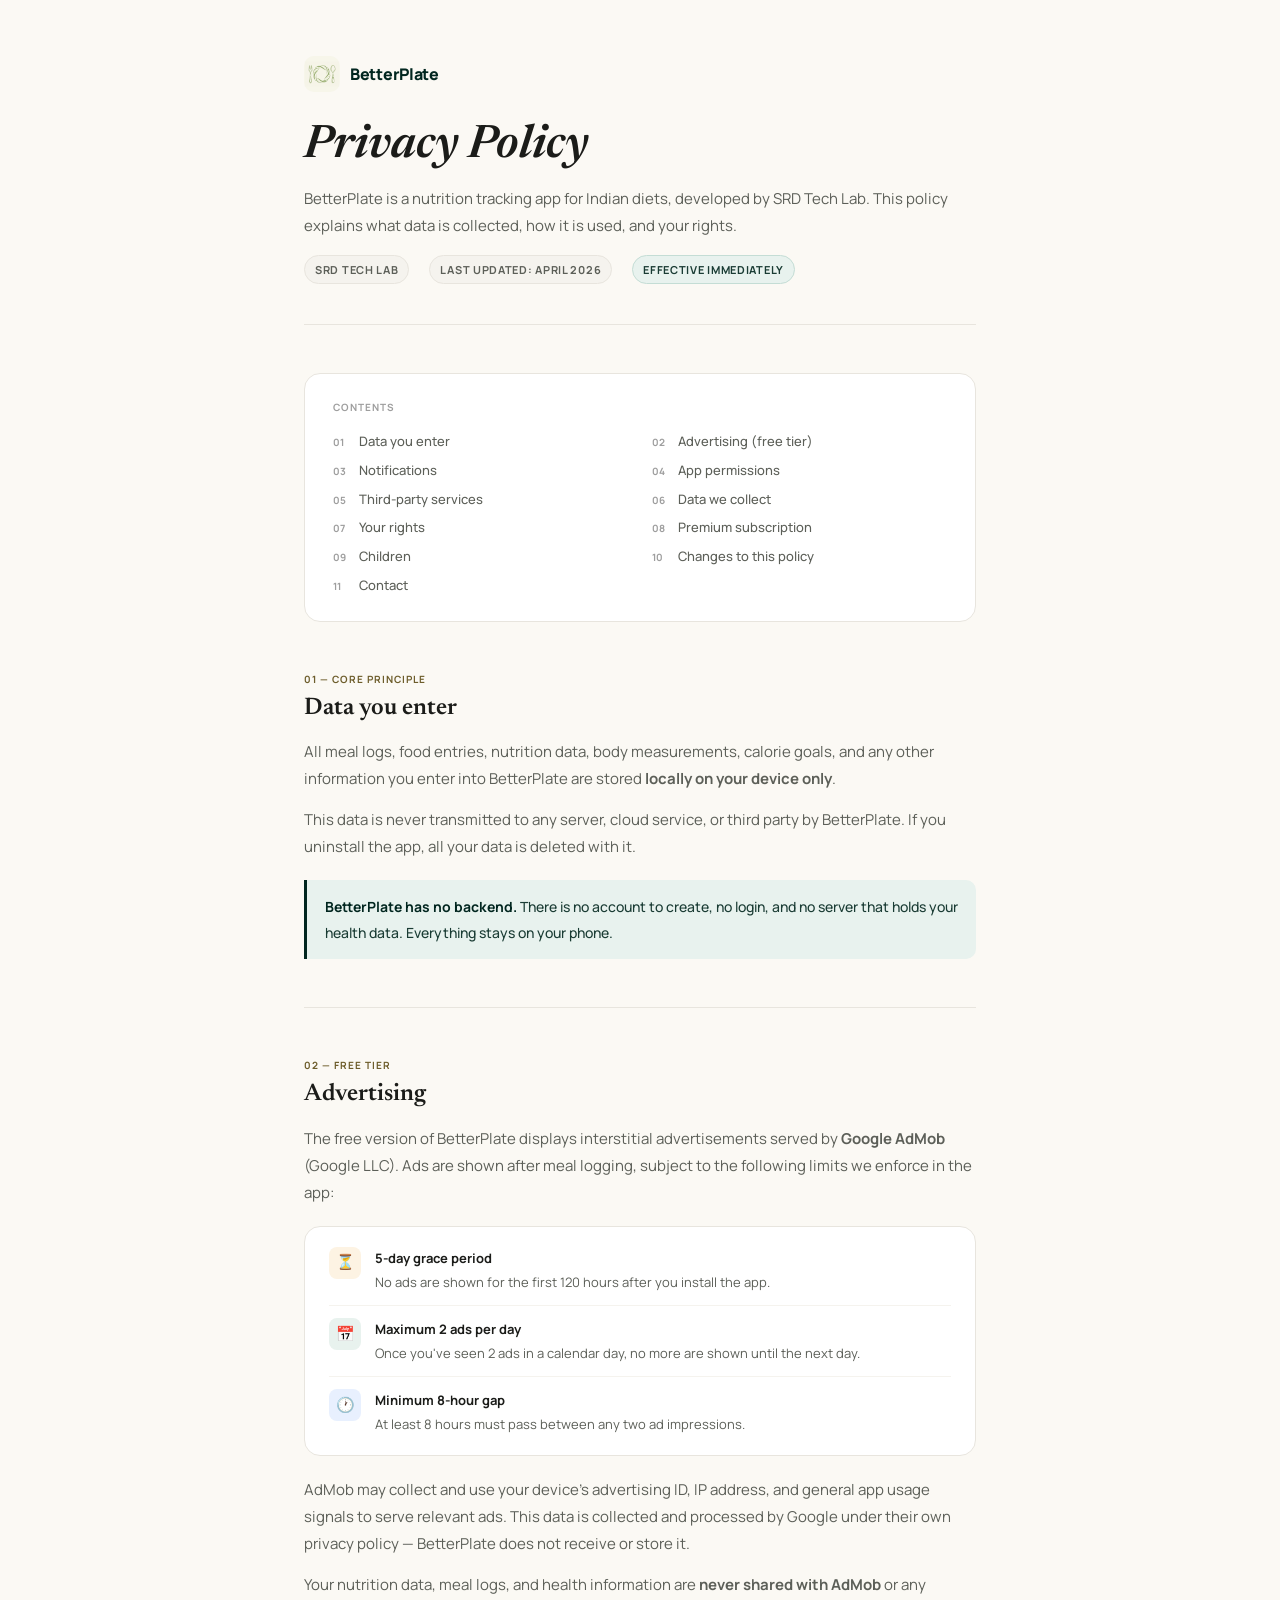
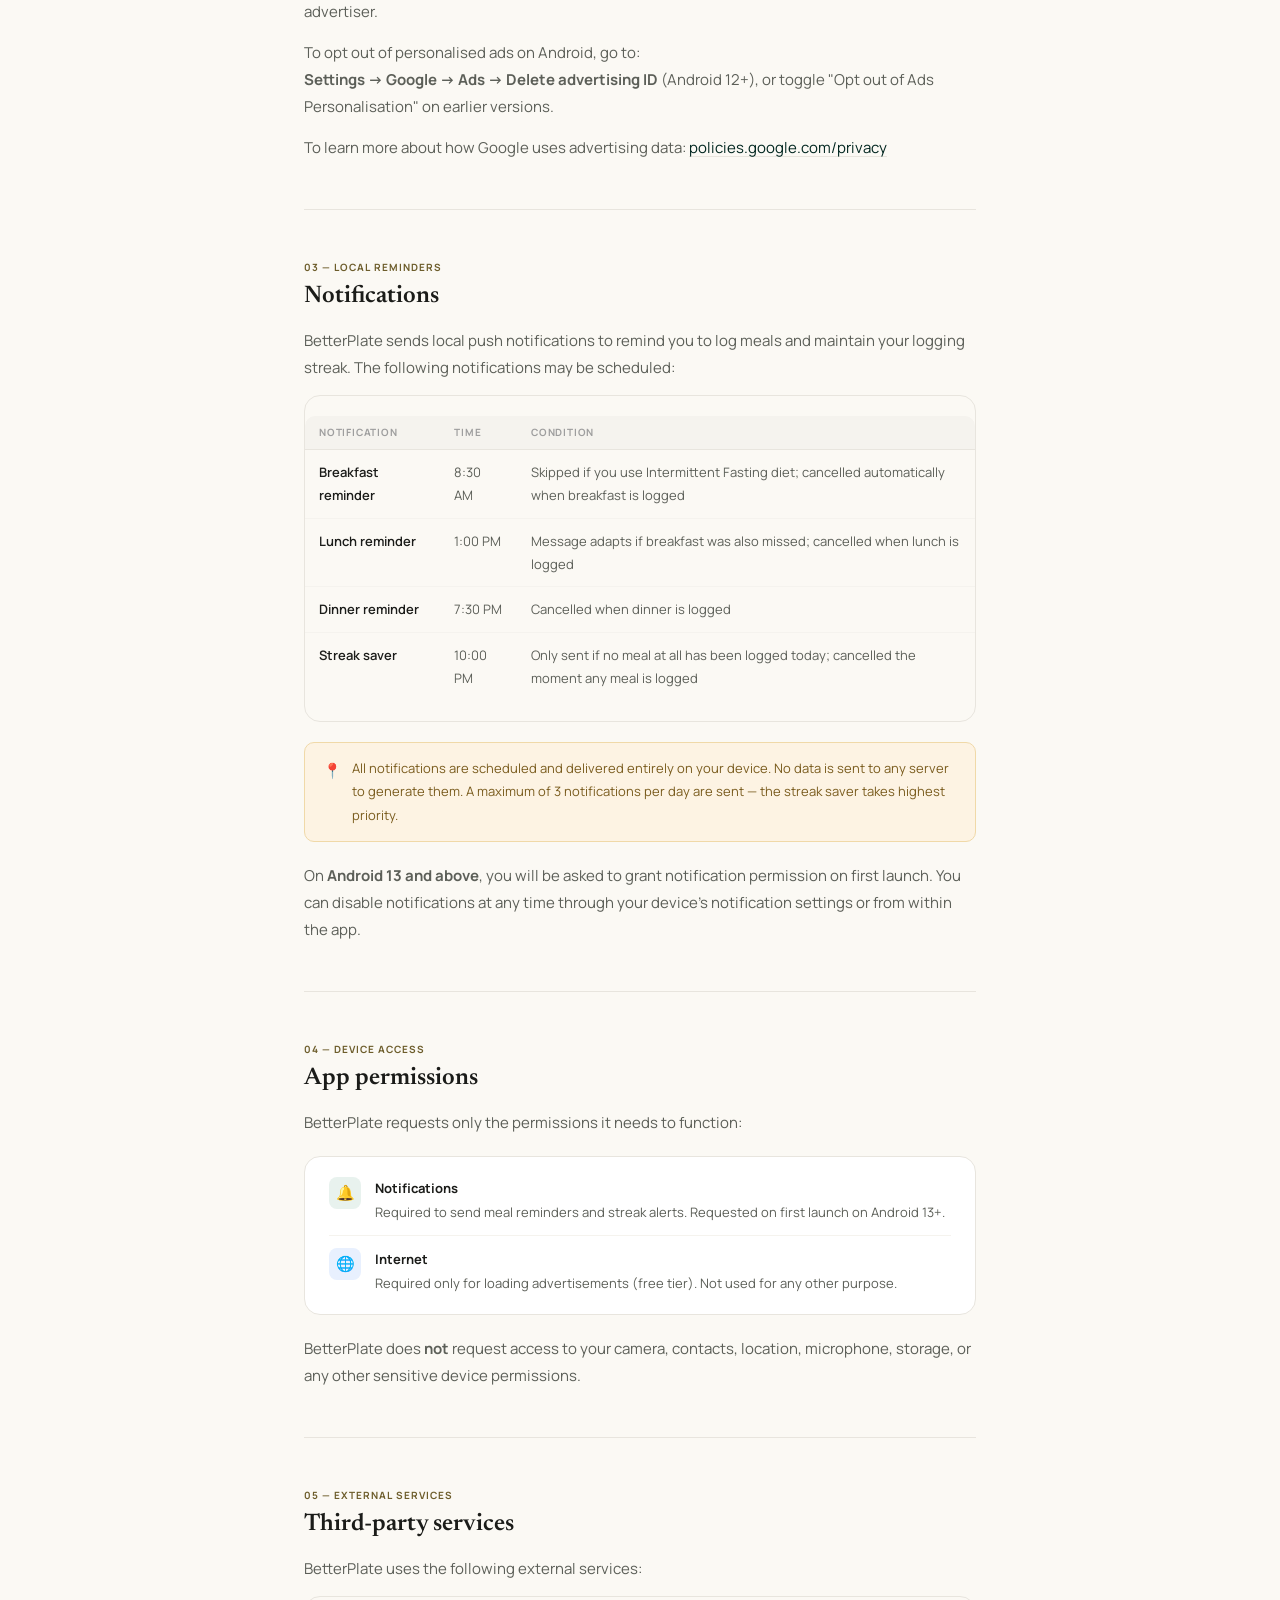
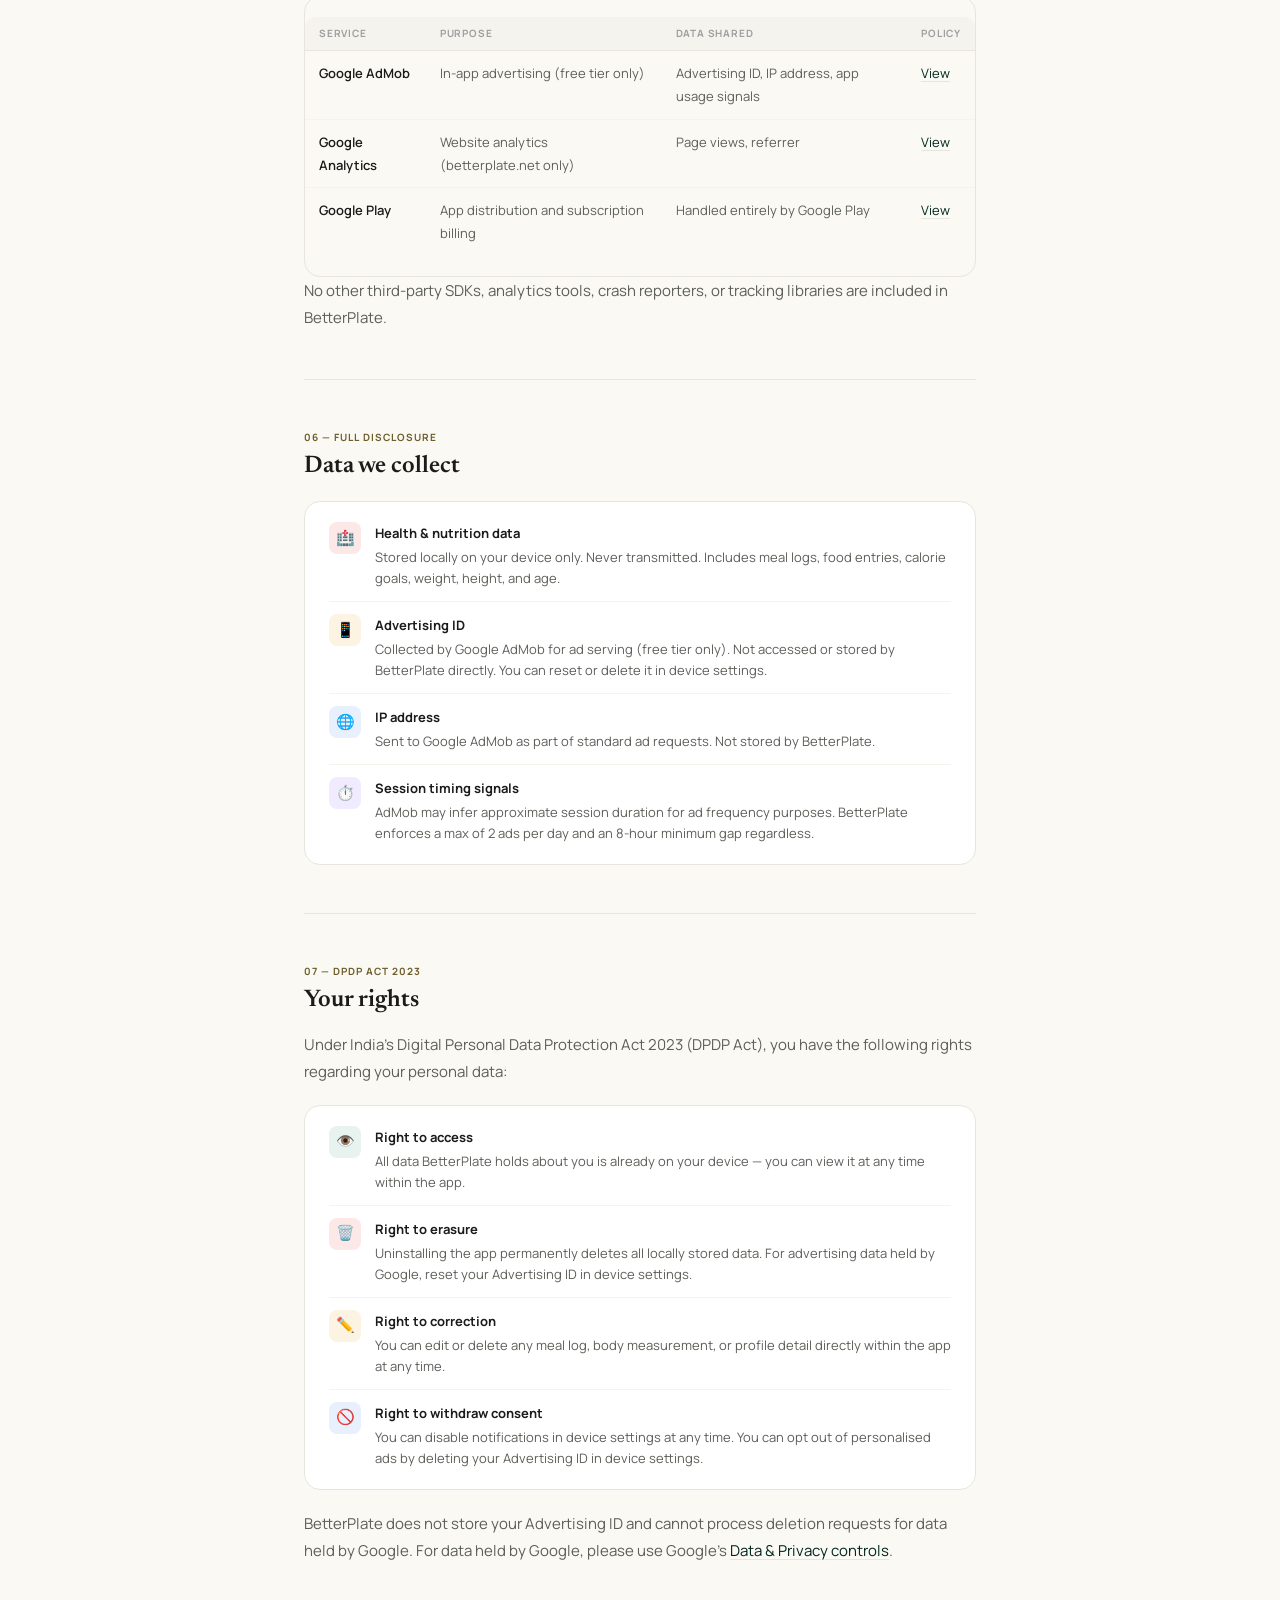
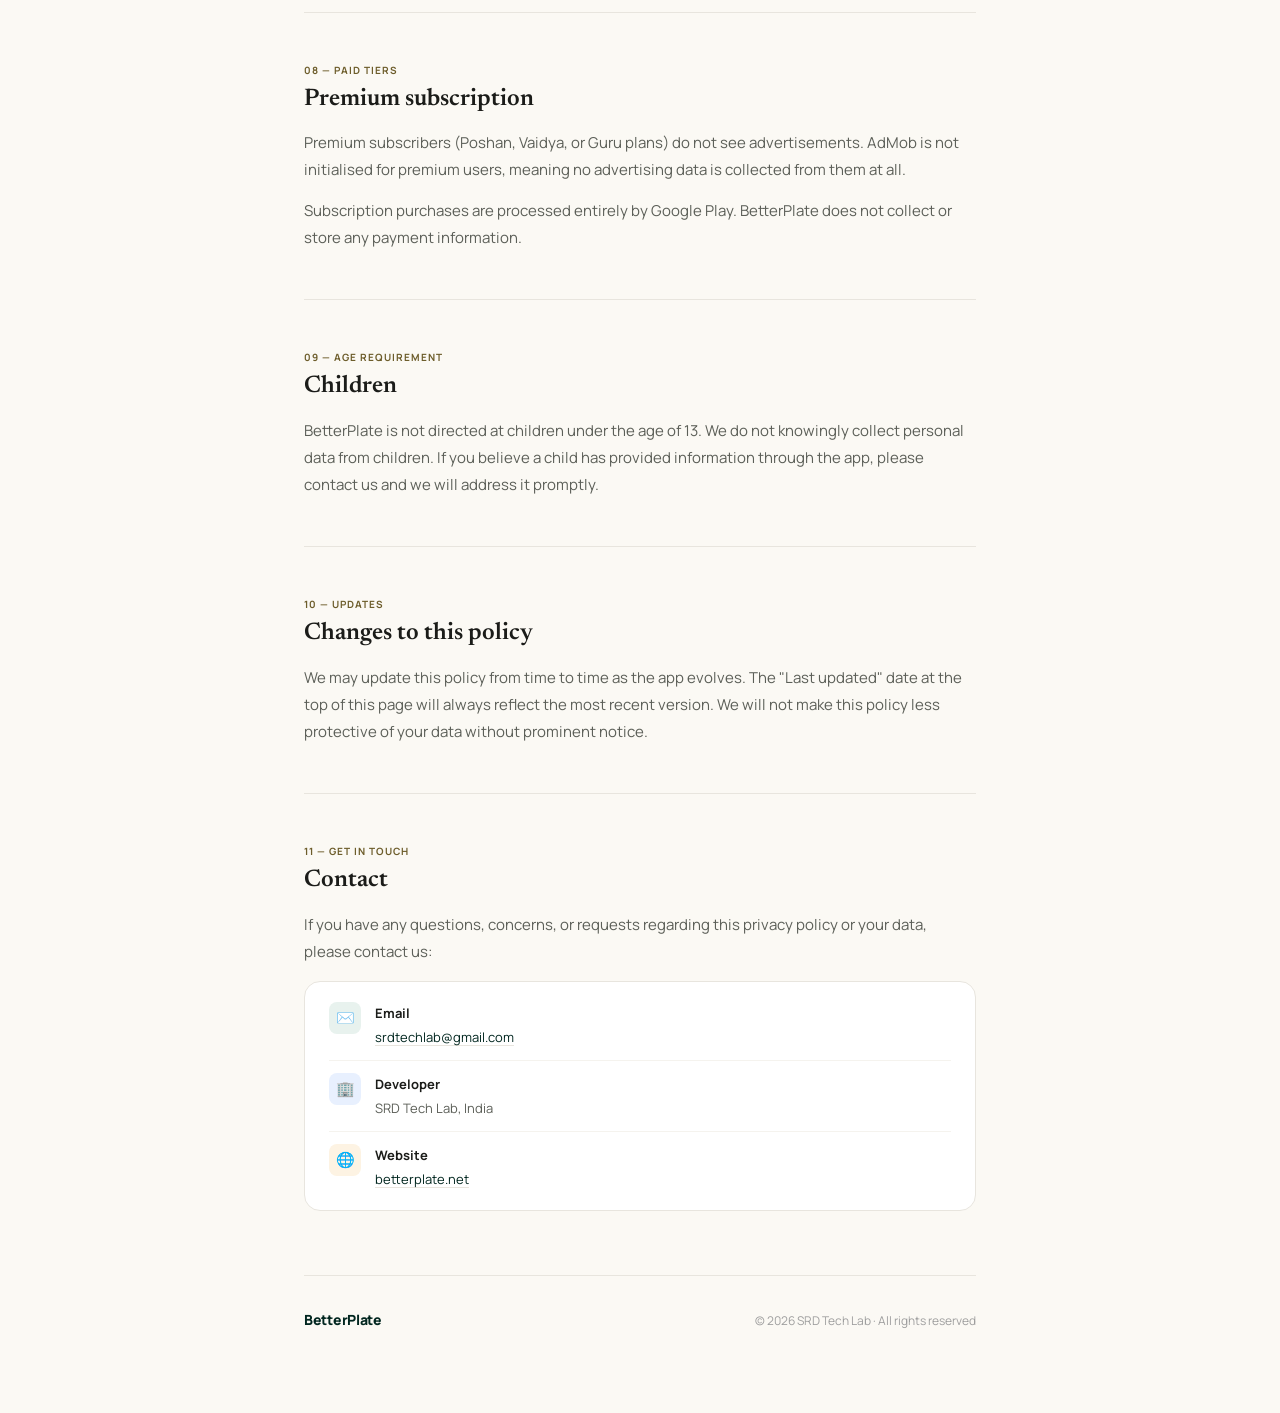
<file: privacy/index.html>
<!DOCTYPE html>
<html lang="en">
<head>
  <meta charset="UTF-8">
  <meta name="viewport" content="width=device-width, initial-scale=1.0">
  <title>Privacy Policy – BetterPlate</title>
  <link rel="preconnect" href="https://fonts.googleapis.com">
  <link rel="preconnect" href="https://fonts.gstatic.com" crossorigin>
  <link href="https://fonts.googleapis.com/css2?family=Newsreader:ital,opsz,wght@0,6..72,400;0,6..72,600;1,6..72,400;1,6..72,600&family=Manrope:wght@400;500;600;700&display=swap" rel="stylesheet">

  <!-- Google tag (gtag.js) -->
  <script async src="https://www.googletagmanager.com/gtag/js?id=G-MM6MNYY0TF"></script>
  <script>
    window.dataLayer = window.dataLayer || [];
    function gtag(){dataLayer.push(arguments);}
    gtag('js', new Date());
    gtag('config', 'G-MM6MNYY0TF');
  </script>

  <style>
    /* ── Design tokens ─────────────────────────────────────────── */
    :root {
      --surface:       #fbf9f4;
      --surface-low:   #f5f3ee;
      --surface-dim:   #ece9e2;
      --primary:       #01261f;
      --primary-mid:   #1a3c34;
      --secondary:     #6d5d2b;
      --on-surface:    #1b1c19;
      --on-mid:        #5c5f58;
      --on-light:      #9e9e9e;
      --divider:       #e8e5de;
      --error:         #ba1a1a;
      --card:          #ffffff;
      --radius:        16px;
      --radius-sm:     10px;
    }

    /* ── Reset ─────────────────────────────────────────────────── */
    *, *::before, *::after { box-sizing: border-box; margin: 0; padding: 0; }

    /* ── Base ──────────────────────────────────────────────────── */
    html { scroll-behavior: smooth; }

    body {
      font-family: 'Manrope', sans-serif;
      background: var(--surface);
      color: var(--on-surface);
      line-height: 1.75;
      -webkit-font-smoothing: antialiased;
    }

    /* ── Layout wrapper ────────────────────────────────────────── */
    .page {
      max-width: 720px;
      margin: 0 auto;
      padding: 0 24px 80px;
    }

    /* ── Header ────────────────────────────────────────────────── */
    header {
      padding: 56px 0 40px;
      border-bottom: 1px solid var(--divider);
      margin-bottom: 48px;
    }

    .brand {
      display: flex;
      align-items: center;
      gap: 10px;
      margin-bottom: 28px;
    }

    .brand-icon {
    width: 36px;
    height: 36px;
    border-radius: 10px;
    overflow: hidden;
    flex-shrink: 0;
    }

    .brand-icon img {
    width: 36px;
    height: 36px;
    object-fit: cover;
    display: block;
    }

    .brand-name {
      font-family: 'Manrope', sans-serif;
      font-weight: 800;
      font-size: 16px;
      color: var(--primary);
      letter-spacing: -0.3px;
    }

    h1 {
      font-family: 'Newsreader', Georgia, serif;
      font-size: clamp(32px, 5vw, 46px);
      font-weight: 600;
      font-style: italic;
      color: var(--on-surface);
      line-height: 1.15;
      margin-bottom: 12px;
    }

    .meta {
      display: flex;
      flex-wrap: wrap;
      gap: 8px 20px;
      align-items: center;
      margin-top: 16px;
    }

    .meta-chip {
      font-size: 11px;
      font-weight: 700;
      letter-spacing: 0.7px;
      text-transform: uppercase;
      color: var(--on-mid);
      background: var(--surface-low);
      border: 1px solid var(--divider);
      padding: 4px 10px;
      border-radius: 100px;
    }

    .meta-chip.green {
      color: var(--primary-mid);
      background: #e8f2ee;
      border-color: #c4ddd5;
    }

    /* ── Table of contents ─────────────────────────────────────── */
    .toc {
      background: var(--card);
      border: 1px solid var(--divider);
      border-radius: var(--radius);
      padding: 24px 28px;
      margin-bottom: 48px;
    }

    .toc-label {
      font-size: 10px;
      font-weight: 700;
      letter-spacing: 1px;
      text-transform: uppercase;
      color: var(--on-light);
      margin-bottom: 14px;
    }

    .toc ol {
      list-style: none;
      counter-reset: toc-counter;
      display: grid;
      grid-template-columns: 1fr 1fr;
      gap: 6px 24px;
    }

    @media (max-width: 480px) {
      .toc ol { grid-template-columns: 1fr; }
    }

    .toc li {
      counter-increment: toc-counter;
      display: flex;
      align-items: baseline;
      gap: 8px;
    }

    .toc li::before {
      content: counter(toc-counter, decimal-leading-zero);
      font-size: 10px;
      font-weight: 700;
      color: var(--on-light);
      min-width: 18px;
    }

    .toc a {
      font-size: 13px;
      font-weight: 500;
      color: var(--on-mid);
      text-decoration: none;
      transition: color 0.15s;
    }

    .toc a:hover { color: var(--primary); }

    /* ── Sections ──────────────────────────────────────────────── */
    section {
      margin-bottom: 48px;
      scroll-margin-top: 24px;
    }

    .section-number {
      font-size: 10px;
      font-weight: 700;
      letter-spacing: 1px;
      text-transform: uppercase;
      color: var(--secondary);
      margin-bottom: 6px;
    }

    h2 {
      font-family: 'Newsreader', Georgia, serif;
      font-size: 24px;
      font-weight: 600;
      color: var(--on-surface);
      line-height: 1.2;
      margin-bottom: 16px;
    }

    p {
      font-size: 15px;
      color: var(--on-mid);
      margin-bottom: 14px;
      line-height: 1.8;
    }

    p:last-child { margin-bottom: 0; }

    /* ── Cards ─────────────────────────────────────────────────── */
    .card {
      background: var(--card);
      border: 1px solid var(--divider);
      border-radius: var(--radius);
      padding: 20px 24px;
      margin: 20px 0;
    }

    .card-row {
      display: flex;
      align-items: flex-start;
      gap: 14px;
      padding: 12px 0;
      border-bottom: 1px solid var(--surface-low);
    }

    .card-row:last-child { border-bottom: none; padding-bottom: 0; }
    .card-row:first-child { padding-top: 0; }

    .card-icon {
      width: 32px;
      height: 32px;
      border-radius: 8px;
      display: flex;
      align-items: center;
      justify-content: center;
      flex-shrink: 0;
      font-size: 15px;
    }

    .card-icon.green  { background: #e8f2ee; }
    .card-icon.amber  { background: #fdf3e3; }
    .card-icon.blue   { background: #e8f0fe; }
    .card-icon.red    { background: #fce8e6; }
    .card-icon.purple { background: #f0ebff; }

    .card-text { flex: 1; }
    .card-title {
      font-size: 13px;
      font-weight: 700;
      color: var(--on-surface);
      margin-bottom: 2px;
    }
    .card-body {
      font-size: 13px;
      color: var(--on-mid);
      line-height: 1.6;
      margin: 0;
    }

    /* ── Table ─────────────────────────────────────────────────── */
    .data-table {
      width: 100%;
      border-collapse: collapse;
      margin: 20px 0;
      font-size: 13px;
    }

    .data-table th {
      text-align: left;
      font-size: 10px;
      font-weight: 700;
      letter-spacing: 0.8px;
      text-transform: uppercase;
      color: var(--on-light);
      padding: 8px 14px;
      background: var(--surface-low);
      border-bottom: 1px solid var(--divider);
    }

    .data-table th:first-child { border-radius: var(--radius-sm) 0 0 0; }
    .data-table th:last-child  { border-radius: 0 var(--radius-sm) 0 0; }

    .data-table td {
      padding: 11px 14px;
      color: var(--on-mid);
      border-bottom: 1px solid var(--surface-low);
      vertical-align: top;
    }

    .data-table tr:last-child td { border-bottom: none; }

    .data-table td:first-child { font-weight: 600; color: var(--on-surface); }

    .data-table-wrap {
      border: 1px solid var(--divider);
      border-radius: var(--radius);
      overflow: hidden;
    }

    /* ── Highlight box ─────────────────────────────────────────── */
    .highlight {
      background: #e8f2ee;
      border-left: 3px solid var(--primary);
      border-radius: 0 var(--radius-sm) var(--radius-sm) 0;
      padding: 14px 18px;
      margin: 20px 0;
    }

    .highlight p {
      font-size: 14px;
      color: var(--primary-mid);
      margin: 0;
      font-weight: 500;
    }

    .highlight strong { color: var(--primary); }

    /* ── Notice box ────────────────────────────────────────────── */
    .notice {
      background: #fdf3e3;
      border: 1px solid #f0d9a8;
      border-radius: var(--radius-sm);
      padding: 14px 18px;
      margin: 20px 0;
      display: flex;
      gap: 10px;
      align-items: flex-start;
    }

    .notice-icon { font-size: 15px; flex-shrink: 0; margin-top: 1px; }

    .notice p {
      font-size: 13px;
      color: #7a5c1e;
      margin: 0;
    }

    /* ── Steps ─────────────────────────────────────────────────── */
    .steps {
      margin: 16px 0;
      padding-left: 0;
      list-style: none;
      counter-reset: step-counter;
    }

    .steps li {
      counter-increment: step-counter;
      display: flex;
      gap: 12px;
      align-items: baseline;
      padding: 8px 0;
      font-size: 14px;
      color: var(--on-mid);
    }

    .steps li::before {
      content: counter(step-counter);
      font-size: 11px;
      font-weight: 700;
      color: #fff;
      background: var(--primary);
      min-width: 20px;
      height: 20px;
      border-radius: 100px;
      display: flex;
      align-items: center;
      justify-content: center;
      flex-shrink: 0;
    }

    /* ── Divider ───────────────────────────────────────────────── */
    .section-divider {
      border: none;
      border-top: 1px solid var(--divider);
      margin: 0 0 48px;
    }

    /* ── Links ─────────────────────────────────────────────────── */
    a {
      color: var(--primary);
      text-decoration: underline;
      text-decoration-color: var(--divider);
      text-underline-offset: 3px;
      transition: text-decoration-color 0.15s;
    }

    a:hover { text-decoration-color: var(--primary); }

    /* ── Footer ────────────────────────────────────────────────── */
    footer {
      margin-top: 64px;
      padding-top: 32px;
      border-top: 1px solid var(--divider);
      display: flex;
      flex-wrap: wrap;
      justify-content: space-between;
      align-items: center;
      gap: 12px;
    }

    .footer-brand {
      font-family: 'Manrope', sans-serif;
      font-weight: 800;
      font-size: 14px;
      color: var(--primary);
      letter-spacing: -0.3px;
    }

    .footer-copy {
      font-size: 12px;
      color: var(--on-light);
    }
  </style>
</head>
<body>
  <div class="page">

    <!-- ── Header ─────────────────────────────────────────────── -->
    <header>
      <div class="brand">
        <div class="brand-icon">
  <img src="../icon.png" alt="BetterPlate icon">
</div>
        <span class="brand-name">BetterPlate</span>
      </div>

      <h1>Privacy Policy</h1>
      <p style="font-size:15px; color:var(--on-mid); margin-top:10px;">
        BetterPlate is a nutrition tracking app for Indian diets,
        developed by SRD Tech Lab. This policy explains what data is
        collected, how it is used, and your rights.
      </p>

      <div class="meta">
        <span class="meta-chip">SRD Tech Lab</span>
        <span class="meta-chip">Last updated: April 2026</span>
        <span class="meta-chip green">Effective immediately</span>
      </div>
    </header>

    <!-- ── Table of contents ───────────────────────────────────── -->
    <div class="toc">
      <p class="toc-label">Contents</p>
      <ol>
        <li><a href="#data-you-enter">Data you enter</a></li>
        <li><a href="#advertising">Advertising (free tier)</a></li>
        <li><a href="#notifications">Notifications</a></li>
        <li><a href="#permissions">App permissions</a></li>
        <li><a href="#third-parties">Third-party services</a></li>
        <li><a href="#data-collected">Data we collect</a></li>
        <li><a href="#your-rights">Your rights</a></li>
        <li><a href="#premium">Premium subscription</a></li>
        <li><a href="#children">Children</a></li>
        <li><a href="#changes">Changes to this policy</a></li>
        <li><a href="#contact">Contact</a></li>
      </ol>
    </div>

    <!-- ── 1. Data you enter ───────────────────────────────────── -->
    <section id="data-you-enter">
      <p class="section-number">01 — Core principle</p>
      <h2>Data you enter</h2>
      <p>
        All meal logs, food entries, nutrition data, body measurements,
        calorie goals, and any other information you enter into BetterPlate
        are stored <strong>locally on your device only</strong>.
      </p>
      <p>
        This data is never transmitted to any server, cloud service, or
        third party by BetterPlate. If you uninstall the app, all your
        data is deleted with it.
      </p>
      <div class="highlight">
        <p><strong>BetterPlate has no backend.</strong> There is no account to create, no login, and no server that holds your health data. Everything stays on your phone.</p>
      </div>
    </section>

    <hr class="section-divider">

    <!-- ── 2. Advertising ─────────────────────────────────────── -->
    <section id="advertising">
      <p class="section-number">02 — Free tier</p>
      <h2>Advertising</h2>
      <p>
        The free version of BetterPlate displays interstitial advertisements
        served by <strong>Google AdMob</strong> (Google LLC). Ads are shown
        after meal logging, subject to the following limits we enforce in the app:
      </p>

      <div class="card">
        <div class="card-row">
          <div class="card-icon amber">⏳</div>
          <div class="card-text">
            <p class="card-title">5-day grace period</p>
            <p class="card-body">No ads are shown for the first 120 hours after you install the app.</p>
          </div>
        </div>
        <div class="card-row">
          <div class="card-icon green">📅</div>
          <div class="card-text">
            <p class="card-title">Maximum 2 ads per day</p>
            <p class="card-body">Once you've seen 2 ads in a calendar day, no more are shown until the next day.</p>
          </div>
        </div>
        <div class="card-row">
          <div class="card-icon blue">🕐</div>
          <div class="card-text">
            <p class="card-title">Minimum 8-hour gap</p>
            <p class="card-body">At least 8 hours must pass between any two ad impressions.</p>
          </div>
        </div>
      </div>

      <p>
        AdMob may collect and use your device's advertising ID, IP address,
        and general app usage signals to serve relevant ads. This data is
        collected and processed by Google under their own privacy policy —
        BetterPlate does not receive or store it.
      </p>
      <p>
        Your nutrition data, meal logs, and health information are
        <strong>never shared with AdMob</strong> or any advertiser.
      </p>
      <p>
        To opt out of personalised ads on Android, go to:<br>
        <strong>Settings → Google → Ads → Delete advertising ID</strong>
        (Android 12+), or toggle "Opt out of Ads Personalisation"
        on earlier versions.
      </p>
      <p>
        To learn more about how Google uses advertising data:
        <a href="https://policies.google.com/privacy" target="_blank" rel="noopener">
          policies.google.com/privacy
        </a>
      </p>
    </section>

    <hr class="section-divider">

    <!-- ── 3. Notifications ───────────────────────────────────── -->
    <section id="notifications">
      <p class="section-number">03 — Local reminders</p>
      <h2>Notifications</h2>
      <p>
        BetterPlate sends local push notifications to remind you to log
        meals and maintain your logging streak. The following notifications
        may be scheduled:
      </p>

      <div class="data-table-wrap">
        <table class="data-table">
          <thead>
            <tr>
              <th>Notification</th>
              <th>Time</th>
              <th>Condition</th>
            </tr>
          </thead>
          <tbody>
            <tr>
              <td>Breakfast reminder</td>
              <td>8:30 AM</td>
              <td>Skipped if you use Intermittent Fasting diet; cancelled automatically when breakfast is logged</td>
            </tr>
            <tr>
              <td>Lunch reminder</td>
              <td>1:00 PM</td>
              <td>Message adapts if breakfast was also missed; cancelled when lunch is logged</td>
            </tr>
            <tr>
              <td>Dinner reminder</td>
              <td>7:30 PM</td>
              <td>Cancelled when dinner is logged</td>
            </tr>
            <tr>
              <td>Streak saver</td>
              <td>10:00 PM</td>
              <td>Only sent if no meal at all has been logged today; cancelled the moment any meal is logged</td>
            </tr>
          </tbody>
        </table>
      </div>

      <div class="notice">
        <span class="notice-icon">📍</span>
        <p>
          All notifications are scheduled and delivered entirely on your
          device. No data is sent to any server to generate them.
          A maximum of 3 notifications per day are sent — the streak saver
          takes highest priority.
        </p>
      </div>

      <p>
        On <strong>Android 13 and above</strong>, you will be asked to grant
        notification permission on first launch. You can disable notifications
        at any time through your device's notification settings or from within
        the app.
      </p>
    </section>

    <hr class="section-divider">

    <!-- ── 4. Permissions ─────────────────────────────────────── -->
    <section id="permissions">
      <p class="section-number">04 — Device access</p>
      <h2>App permissions</h2>
      <p>BetterPlate requests only the permissions it needs to function:</p>

      <div class="card">
        <div class="card-row">
          <div class="card-icon green">🔔</div>
          <div class="card-text">
            <p class="card-title">Notifications</p>
            <p class="card-body">Required to send meal reminders and streak alerts. Requested on first launch on Android 13+.</p>
          </div>
        </div>
        <div class="card-row">
          <div class="card-icon blue">🌐</div>
          <div class="card-text">
            <p class="card-title">Internet</p>
            <p class="card-body">Required only for loading advertisements (free tier). Not used for any other purpose.</p>
          </div>
        </div>
      </div>

      <p>
        BetterPlate does <strong>not</strong> request access to your camera,
        contacts, location, microphone, storage, or any other sensitive
        device permissions.
      </p>
    </section>

    <hr class="section-divider">

    <!-- ── 5. Third parties ───────────────────────────────────── -->
    <section id="third-parties">
      <p class="section-number">05 — External services</p>
      <h2>Third-party services</h2>
      <p>BetterPlate uses the following external services:</p>

      <div class="data-table-wrap">
        <table class="data-table">
          <thead>
            <tr>
              <th>Service</th>
              <th>Purpose</th>
              <th>Data shared</th>
              <th>Policy</th>
            </tr>
          </thead>
          <tbody>
            <tr>
              <td>Google AdMob</td>
              <td>In-app advertising (free tier only)</td>
              <td>Advertising ID, IP address, app usage signals</td>
              <td><a href="https://policies.google.com/privacy" target="_blank" rel="noopener">View</a></td>
            </tr>
            <tr>
              <td>Google Analytics</td>
              <td>Website analytics (betterplate.net only)</td>
              <td>Page views, referrer</td>
              <td><a href="https://policies.google.com/privacy" target="_blank" rel="noopener">View</a></td>
            </tr>
            <tr>
              <td>Google Play</td>
              <td>App distribution and subscription billing</td>
              <td>Handled entirely by Google Play</td>
              <td><a href="https://play.google.com/about/privacy-security-deception/private-and-confidential-information/" target="_blank" rel="noopener">View</a></td>
            </tr>
          </tbody>
        </table>
      </div>

      <p>
        No other third-party SDKs, analytics tools, crash reporters, or
        tracking libraries are included in BetterPlate.
      </p>
    </section>

    <hr class="section-divider">

    <!-- ── 6. Data collected ──────────────────────────────────── -->
    <section id="data-collected">
      <p class="section-number">06 — Full disclosure</p>
      <h2>Data we collect</h2>

      <div class="card">
        <div class="card-row">
          <div class="card-icon red">🏥</div>
          <div class="card-text">
            <p class="card-title">Health & nutrition data</p>
            <p class="card-body">Stored locally on your device only. Never transmitted. Includes meal logs, food entries, calorie goals, weight, height, and age.</p>
          </div>
        </div>
        <div class="card-row">
          <div class="card-icon amber">📱</div>
          <div class="card-text">
            <p class="card-title">Advertising ID</p>
            <p class="card-body">Collected by Google AdMob for ad serving (free tier only). Not accessed or stored by BetterPlate directly. You can reset or delete it in device settings.</p>
          </div>
        </div>
        <div class="card-row">
          <div class="card-icon blue">🌐</div>
          <div class="card-text">
            <p class="card-title">IP address</p>
            <p class="card-body">Sent to Google AdMob as part of standard ad requests. Not stored by BetterPlate.</p>
          </div>
        </div>
        <div class="card-row">
          <div class="card-icon purple">⏱️</div>
          <div class="card-text">
            <p class="card-title">Session timing signals</p>
            <p class="card-body">AdMob may infer approximate session duration for ad frequency purposes. BetterPlate enforces a max of 2 ads per day and an 8-hour minimum gap regardless.</p>
          </div>
        </div>
      </div>
    </section>

    <hr class="section-divider">

    <!-- ── 7. Your rights ─────────────────────────────────────── -->
    <section id="your-rights">
      <p class="section-number">07 — DPDP Act 2023</p>
      <h2>Your rights</h2>
      <p>
        Under India's Digital Personal Data Protection Act 2023 (DPDP Act),
        you have the following rights regarding your personal data:
      </p>

      <div class="card">
        <div class="card-row">
          <div class="card-icon green">👁️</div>
          <div class="card-text">
            <p class="card-title">Right to access</p>
            <p class="card-body">All data BetterPlate holds about you is already on your device — you can view it at any time within the app.</p>
          </div>
        </div>
        <div class="card-row">
          <div class="card-icon red">🗑️</div>
          <div class="card-text">
            <p class="card-title">Right to erasure</p>
            <p class="card-body">Uninstalling the app permanently deletes all locally stored data. For advertising data held by Google, reset your Advertising ID in device settings.</p>
          </div>
        </div>
        <div class="card-row">
          <div class="card-icon amber">✏️</div>
          <div class="card-text">
            <p class="card-title">Right to correction</p>
            <p class="card-body">You can edit or delete any meal log, body measurement, or profile detail directly within the app at any time.</p>
          </div>
        </div>
        <div class="card-row">
          <div class="card-icon blue">🚫</div>
          <div class="card-text">
            <p class="card-title">Right to withdraw consent</p>
            <p class="card-body">You can disable notifications in device settings at any time. You can opt out of personalised ads by deleting your Advertising ID in device settings.</p>
          </div>
        </div>
      </div>

      <p>
        BetterPlate does not store your Advertising ID and cannot process
        deletion requests for data held by Google. For data held by Google,
        please use Google's
        <a href="https://myaccount.google.com/data-and-privacy" target="_blank" rel="noopener">
          Data & Privacy controls</a>.
      </p>
    </section>

    <hr class="section-divider">

    <!-- ── 8. Premium ─────────────────────────────────────────── -->
    <section id="premium">
      <p class="section-number">08 — Paid tiers</p>
      <h2>Premium subscription</h2>
      <p>
        Premium subscribers (Poshan, Vaidya, or Guru plans) do not see
        advertisements. AdMob is not initialised for premium users, meaning
        no advertising data is collected from them at all.
      </p>
      <p>
        Subscription purchases are processed entirely by Google Play.
        BetterPlate does not collect or store any payment information.
      </p>
    </section>

    <hr class="section-divider">

    <!-- ── 9. Children ────────────────────────────────────────── -->
    <section id="children">
      <p class="section-number">09 — Age requirement</p>
      <h2>Children</h2>
      <p>
        BetterPlate is not directed at children under the age of 13.
        We do not knowingly collect personal data from children. If you
        believe a child has provided information through the app,
        please contact us and we will address it promptly.
      </p>
    </section>

    <hr class="section-divider">

    <!-- ── 10. Changes ────────────────────────────────────────── -->
    <section id="changes">
      <p class="section-number">10 — Updates</p>
      <h2>Changes to this policy</h2>
      <p>
        We may update this policy from time to time as the app evolves.
        The "Last updated" date at the top of this page will always reflect
        the most recent version. We will not make this policy less protective
        of your data without prominent notice.
      </p>
    </section>

    <hr class="section-divider">

    <!-- ── 11. Contact ────────────────────────────────────────── -->
    <section id="contact">
      <p class="section-number">11 — Get in touch</p>
      <h2>Contact</h2>
      <p>
        If you have any questions, concerns, or requests regarding this
        privacy policy or your data, please contact us:
      </p>
      <div class="card" style="margin-top:16px;">
        <div class="card-row">
          <div class="card-icon green">✉️</div>
          <div class="card-text">
            <p class="card-title">Email</p>
            <p class="card-body">
              <a href="mailto:srdtechlab@gmail.com">srdtechlab@gmail.com</a>
            </p>
          </div>
        </div>
        <div class="card-row">
          <div class="card-icon blue">🏢</div>
          <div class="card-text">
            <p class="card-title">Developer</p>
            <p class="card-body">SRD Tech Lab, India</p>
          </div>
        </div>
        <div class="card-row">
          <div class="card-icon amber">🌐</div>
          <div class="card-text">
            <p class="card-title">Website</p>
            <p class="card-body">
              <a href="https://betterplate.net" target="_blank" rel="noopener">betterplate.net</a>
            </p>
          </div>
        </div>
      </div>
    </section>

    <!-- ── Footer ─────────────────────────────────────────────── -->
    <footer>
      <span class="footer-brand">BetterPlate</span>
      <span class="footer-copy">© 2026 SRD Tech Lab · All rights reserved</span>
    </footer>

  </div>
</body>
</html>
</file>
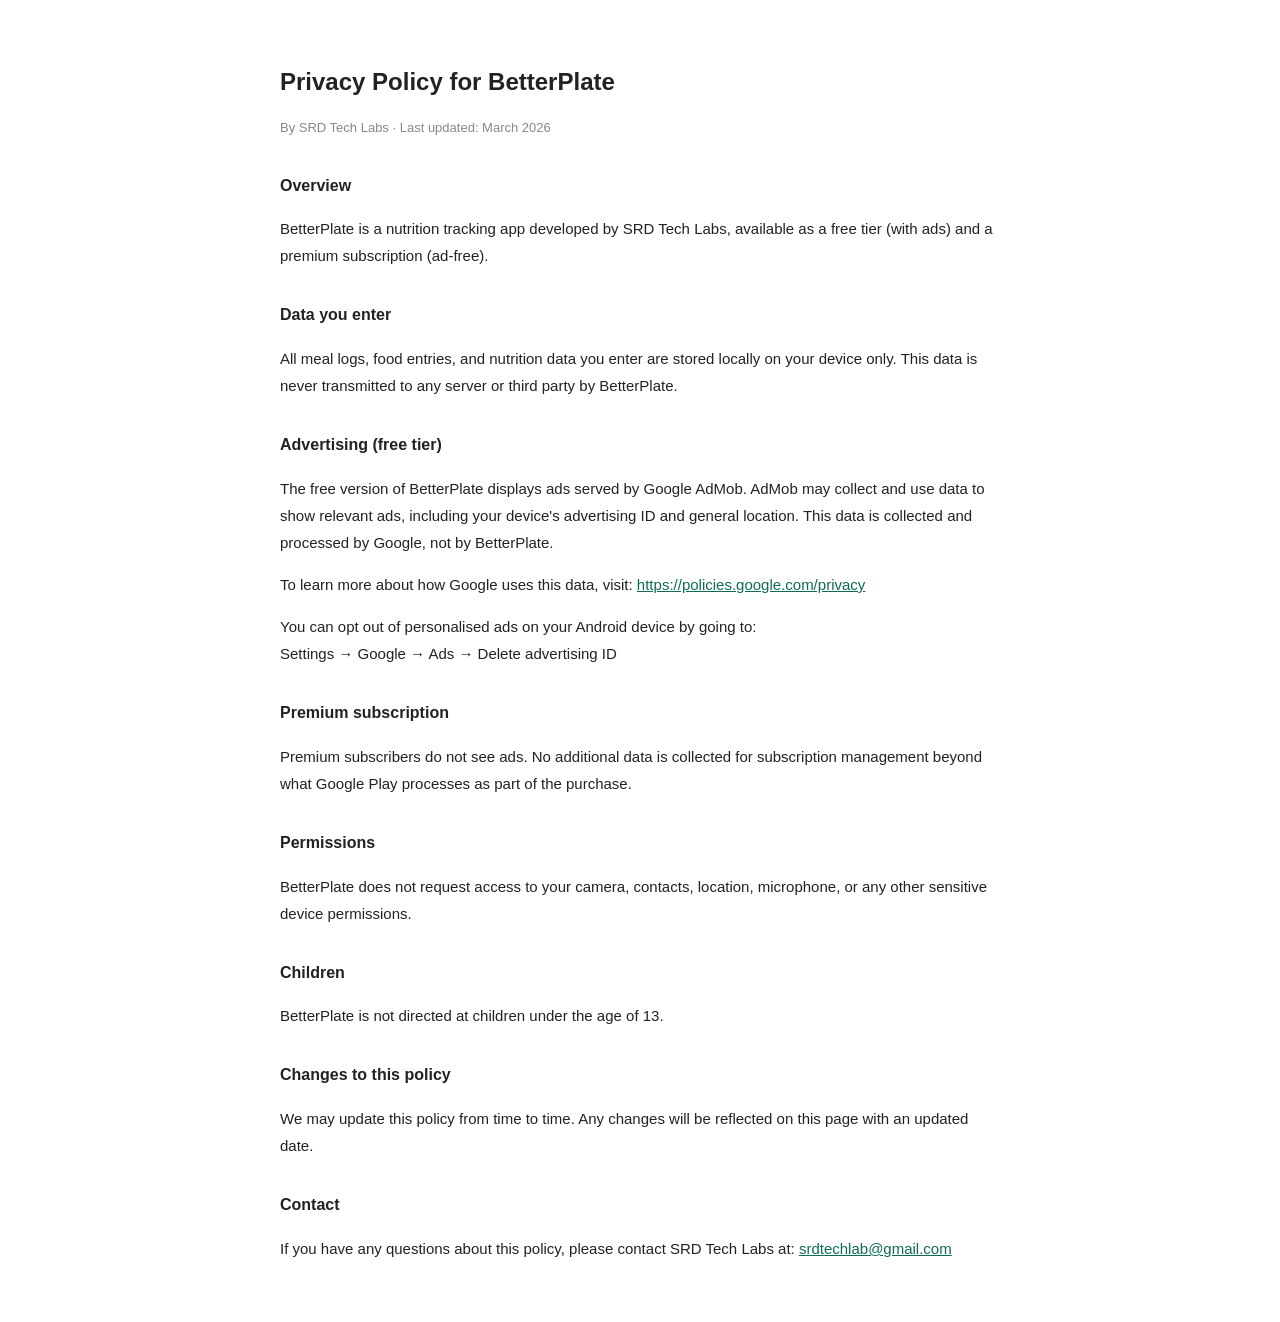
<file: privacy.html>
<!DOCTYPE html>
<html lang="en">
<head>
  <meta charset="UTF-8">
  <meta name="viewport" content="width=device-width, initial-scale=1.0">
  <title>Privacy Policy – BetterPlate</title>
  <style>
    body { font-family: sans-serif; max-width: 720px; margin: 60px auto; padding: 0 24px; line-height: 1.8; color: #222; }
    h1 { font-size: 24px; margin-bottom: 4px; }
    h2 { font-size: 16px; margin-top: 32px; margin-bottom: 8px; }
    p { font-size: 15px; }
    a { color: #0D6B56; }
    .muted { color: #888; font-size: 13px; }
  </style>
</head>
<body>
  <h1>Privacy Policy for BetterPlate</h1>
  <p class="muted">By SRD Tech Labs · Last updated: March 2026</p>

  <h2>Overview</h2>
  <p>BetterPlate is a nutrition tracking app developed by SRD Tech Labs, available as a free tier (with ads) and a premium subscription (ad-free).</p>

  <h2>Data you enter</h2>
  <p>All meal logs, food entries, and nutrition data you enter are stored locally on your device only. This data is never transmitted to any server or third party by BetterPlate.</p>

  <h2>Advertising (free tier)</h2>
  <p>The free version of BetterPlate displays ads served by Google AdMob. AdMob may collect and use data to show relevant ads, including your device's advertising ID and general location. This data is collected and processed by Google, not by BetterPlate.</p>
  <p>To learn more about how Google uses this data, visit: <a href="https://policies.google.com/privacy">https://policies.google.com/privacy</a></p>
  <p>You can opt out of personalised ads on your Android device by going to:<br>Settings → Google → Ads → Delete advertising ID</p>

  <h2>Premium subscription</h2>
  <p>Premium subscribers do not see ads. No additional data is collected for subscription management beyond what Google Play processes as part of the purchase.</p>

  <h2>Permissions</h2>
  <p>BetterPlate does not request access to your camera, contacts, location, microphone, or any other sensitive device permissions.</p>

  <h2>Children</h2>
  <p>BetterPlate is not directed at children under the age of 13.</p>

  <h2>Changes to this policy</h2>
  <p>We may update this policy from time to time. Any changes will be reflected on this page with an updated date.</p>

  <h2>Contact</h2>
  <p>If you have any questions about this policy, please contact SRD Tech Labs at: <a href="mailto:srdtechlab@gmail.com">srdtechlab@gmail.com</a></p>
</body>
</html>
</file>
